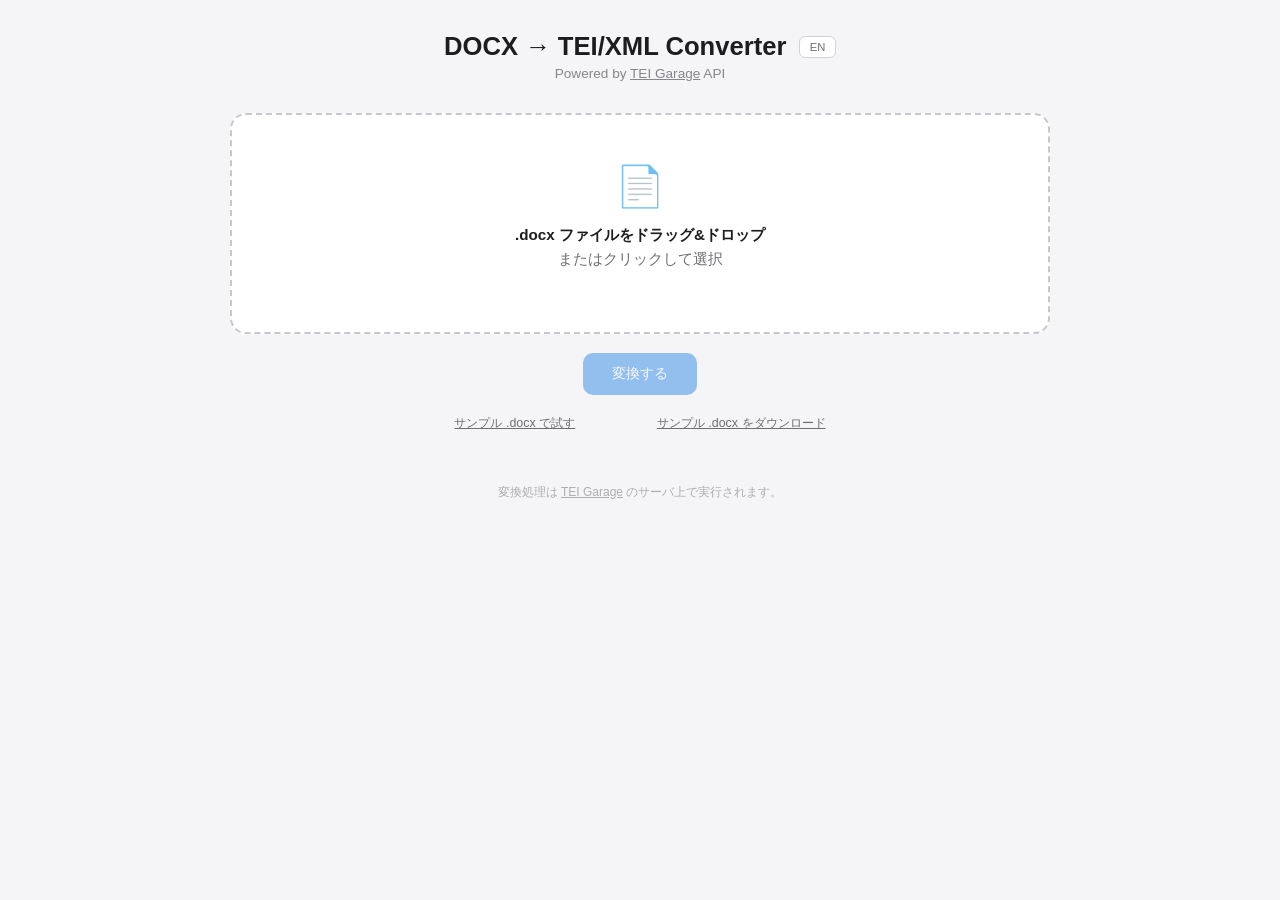
<file: index.html>
<!DOCTYPE html>
<html lang="ja">
<head>
<meta charset="UTF-8">
<meta name="viewport" content="width=device-width, initial-scale=1.0">
<title>DOCX → TEI/XML Converter</title>
<style>
  *, *::before, *::after { box-sizing: border-box; margin: 0; padding: 0; }

  body {
    font-family: -apple-system, BlinkMacSystemFont, "Segoe UI", Roboto, "Helvetica Neue", sans-serif;
    background: #f5f5f7;
    color: #1d1d1f;
    min-height: 100vh;
    display: flex;
    flex-direction: column;
    align-items: center;
    padding: 2rem 1rem;
  }

  /* ---- header ---- */
  .header {
    display: flex;
    align-items: center;
    gap: .8rem;
    margin-bottom: .3rem;
  }

  h1 { font-size: 1.6rem; font-weight: 600; }

  .lang-btn {
    font-size: .7rem;
    font-weight: 500;
    padding: .25rem .6rem;
    border: 1px solid #d2d2d7;
    border-radius: 6px;
    background: #fff;
    color: #6e6e73;
    cursor: pointer;
    transition: background .15s;
  }
  .lang-btn:hover { background: #e8e8ed; }
  .lang-btn:active { transform: scale(.97); }

  .subtitle {
    font-size: .85rem;
    color: #86868b;
    margin-bottom: 2rem;
  }
  .subtitle a { color: #86868b; }

  .container { width: 100%; max-width: 820px; }

  /* ---- drop zone ---- */
  .dropzone {
    border: 2px dashed #c7c7cc;
    border-radius: 16px;
    background: #fff;
    padding: 3rem 2rem;
    text-align: center;
    cursor: pointer;
    transition: border-color .2s, background .2s;
  }
  .dropzone.dragover { border-color: #0071e3; background: #f0f4ff; }
  .dropzone.has-file { border-color: #34c759; background: #f0faf3; }
  .dropzone-icon { font-size: 2.5rem; margin-bottom: .8rem; }
  .dropzone-text { font-size: .95rem; color: #6e6e73; line-height: 1.6; }
  .dropzone-text strong { color: #1d1d1f; }
  .file-name {
    margin-top: .8rem;
    font-size: .9rem;
    font-weight: 500;
    color: #1d1d1f;
    word-break: break-all;
  }
  .file-input { display: none; }


  /* ---- sample button ---- */
  .sample-link {
    display: block;
    text-align: center;
    margin-top: .6rem;
    font-size: .78rem;
    color: #6e6e73;
    cursor: pointer;
    text-decoration: underline;
    background: none;
    border: none;
  }
  .sample-link:hover { color: #0071e3; }
  .sample-link:active { transform: none; }

  /* ---- buttons ---- */
  .actions {
    display: flex;
    justify-content: center;
    gap: .8rem;
    margin-top: 1.2rem;
  }
  button {
    font-size: .9rem;
    font-weight: 500;
    border: none;
    border-radius: 10px;
    padding: .7rem 1.8rem;
    cursor: pointer;
    transition: opacity .15s, transform .1s;
  }
  button:active { transform: scale(.97); }
  button:disabled { opacity: .4; cursor: not-allowed; }
  .btn-primary { background: #0071e3; color: #fff; }
  .btn-secondary { background: #e8e8ed; color: #1d1d1f; }

  /* ---- progress ---- */
  .progress { display: none; margin-top: 1.2rem; text-align: center; }
  .progress.active { display: block; }
  .spinner {
    width: 28px; height: 28px;
    border: 3px solid #e8e8ed;
    border-top-color: #0071e3;
    border-radius: 50%;
    animation: spin .7s linear infinite;
    margin: 0 auto .6rem;
  }
  @keyframes spin { to { transform: rotate(360deg); } }
  .progress-text { font-size: .85rem; color: #6e6e73; }

  /* ---- error ---- */
  .error {
    display: none;
    margin-top: 1rem;
    padding: .8rem 1rem;
    background: #fff0f0;
    border: 1px solid #ff3b30;
    border-radius: 10px;
    color: #ff3b30;
    font-size: .85rem;
  }
  .error.active { display: block; }

  /* ---- result ---- */
  .result { display: none; margin-top: 1.5rem; }
  .result.active { display: block; }
  .result-header {
    display: flex;
    justify-content: space-between;
    align-items: center;
    margin-bottom: .6rem;
  }
  .result-header h2 { font-size: 1rem; font-weight: 600; }
  .result-actions { display: flex; gap: .5rem; }
  .result-actions button { font-size: .8rem; padding: .45rem 1rem; }

  .xml-preview {
    background: #1d1d1f;
    color: #e8e8ed;
    border-radius: 12px;
    padding: 1.2rem;
    overflow: auto;
    max-height: 520px;
    font-family: "SF Mono", "Fira Code", "Cascadia Code", Menlo, Consolas, monospace;
    font-size: .8rem;
    line-height: 1.55;
    white-space: pre;
    tab-size: 2;
  }
  .xml-preview .tag { color: #ff7ab2; }
  .xml-preview .attr-name { color: #6bdfff; }
  .xml-preview .attr-val { color: #ffa14f; }
  .xml-preview .comment { color: #7f8c8d; font-style: italic; }
  .xml-preview .decl { color: #b4d273; }

  /* ---- footer ---- */
  footer { margin-top: 2.5rem; font-size: .75rem; color: #aeaeb2; text-align: center; }
  footer a { color: #aeaeb2; }
</style>
</head>
<body>

<div class="header">
  <h1>DOCX → TEI/XML Converter</h1>
  <button class="lang-btn" id="langBtn">EN</button>
</div>
<p class="subtitle">Powered by <a href="https://teigarage.tei-c.org/" target="_blank" rel="noopener">TEI Garage</a> API</p>

<div class="container">

  <div class="dropzone" id="dropzone">
    <div class="dropzone-icon">📄</div>
    <div class="dropzone-text">
      <strong data-i18n="dropMain">.docx ファイルをドラッグ&ドロップ</strong><br>
      <span data-i18n="dropSub">またはクリックして選択</span>
    </div>
    <div class="file-name" id="fileName"></div>
    <input type="file" class="file-input" id="fileInput" accept=".docx,application/vnd.openxmlformats-officedocument.wordprocessingml.document">
  </div>

  <div class="actions">
    <button class="btn-primary" id="convertBtn" disabled data-i18n="convert">変換する</button>
    <button class="btn-secondary" id="clearBtn" style="display:none" data-i18n="clear">クリア</button>
  </div>
  <div style="display:flex;justify-content:center;gap:1.5rem">
    <button class="sample-link" id="sampleBtn" data-i18n="sample">サンプル .docx で試す</button>
    <button class="sample-link" id="sampleDlBtn" data-i18n="sampleDl">サンプル .docx をダウンロード</button>
  </div>

  <div class="progress" id="progress">
    <div class="spinner"></div>
    <div class="progress-text" id="progressText" data-i18n="sending">TEI Garage に送信中…</div>
  </div>

  <div class="error" id="error"></div>

  <div class="result" id="result">
    <div class="result-header">
      <h2 data-i18n="resultTitle">変換結果 (TEI/XML)</h2>
      <div class="result-actions">
        <button class="btn-secondary" id="copyBtn" data-i18n="copy">コピー</button>
        <button class="btn-primary" id="downloadBtn" data-i18n="download">ダウンロード</button>
      </div>
    </div>
    <div class="xml-preview" id="xmlPreview"></div>
  </div>

</div>

<footer data-i18n="footer">
  変換処理は <a href="https://teigarage.tei-c.org/" target="_blank" rel="noopener">TEI Garage</a> のサーバ上で実行されます。
</footer>

<script>
/* ======== i18n ======== */
const I18N = {
  ja: {
    dropMain:    '.docx ファイルをドラッグ&ドロップ',
    dropSub:     'またはクリックして選択',
    convert:     '変換する',
    sample:      'サンプル .docx で試す',
    sampleDl:    'サンプル .docx をダウンロード',
    clear:       'クリア',
    sending:     'TEI Garage に送信中…',
    resultTitle: '変換結果 (TEI/XML)',
    copy:        'コピー',
    copied:      'コピー済み',
    download:    'ダウンロード',
    footer:      '変換処理は <a href="https://teigarage.tei-c.org/" target="_blank" rel="noopener">TEI Garage</a> のサーバ上で実行されます。',
    errDocx:     '.docx ファイルを選択してください。',
    errServer:   'サーバエラー',
    errConvert:  '変換に失敗しました。',
    errCopy:     'クリップボードへのコピーに失敗しました。',
  },
  en: {
    dropMain:    'Drag & drop a .docx file',
    dropSub:     'or click to select',
    convert:     'Convert',
    sample:      'Try with sample .docx',
    sampleDl:    'Download sample .docx',
    clear:       'Clear',
    sending:     'Sending to TEI Garage…',
    resultTitle: 'Result (TEI/XML)',
    copy:        'Copy',
    copied:      'Copied',
    download:    'Download',
    footer:      'Conversion is processed on the <a href="https://teigarage.tei-c.org/" target="_blank" rel="noopener">TEI Garage</a> server.',
    errDocx:     'Please select a .docx file.',
    errServer:   'Server error',
    errConvert:  'Conversion failed.',
    errCopy:     'Failed to copy to clipboard.',
  }
};

let lang = 'ja';

function t(key) { return I18N[lang][key] || key; }

function applyLang() {
  document.documentElement.lang = lang;
  document.getElementById('langBtn').textContent = lang === 'ja' ? 'EN' : 'JA';
  document.querySelectorAll('[data-i18n]').forEach(el => {
    const key = el.dataset.i18n;
    if (I18N[lang][key] != null) {
      if (el.querySelector('a') || I18N[lang][key].includes('<a ')) {
        el.innerHTML = I18N[lang][key];
      } else {
        el.textContent = I18N[lang][key];
      }
    }
  });
}

document.getElementById('langBtn').addEventListener('click', () => {
  lang = lang === 'ja' ? 'en' : 'ja';
  applyLang();
});

/* ======== DOM refs ======== */
const API = 'https://teigarage.tei-c.org/ege-webservice/Conversions/'
  + 'docx%3Aapplication%3Avnd.openxmlformats-officedocument.wordprocessingml.document'
  + '/TEI%3Atext%3Axml/';

const dropzone     = document.getElementById('dropzone');
const fileInput    = document.getElementById('fileInput');
const fileName     = document.getElementById('fileName');
const convertBtn   = document.getElementById('convertBtn');
const clearBtn     = document.getElementById('clearBtn');
const progress     = document.getElementById('progress');
const progressText = document.getElementById('progressText');
const errorDiv     = document.getElementById('error');
const result       = document.getElementById('result');
const xmlPreview   = document.getElementById('xmlPreview');
const copyBtn      = document.getElementById('copyBtn');
const downloadBtn  = document.getElementById('downloadBtn');
let selectedFile = null;
let resultXml = '';

const SAMPLE_B64 = 'UEsDBBQAAAAIALY6YVytUqWRlQEAAMoGAAATAAAAW0NvbnRlbnRfVHlwZXNdLnhtbLWVTU/bQBCG7/0Vli8+IHtDDxWq4nAocCyRGkSvm/U4Wdgv7UwC+ffMOolV0VCHBi6RnJn3fR7bsj2+fLYmW0NE7V1dnFejIgOnfKPdoi7uZjflRZEhSddI4x3UxQawuJx8Gc82ATDjsMM6XxKF70KgWoKVWPkAjietj1YSH8aFCFI9ygWIr6PRN6G8I3BUUurIJ+MraOXKUHb9zH93IvlDgEWe/dguJlada5sKuoE4mIlg8FVGhmC0ksRzsXbNK7NyZ1VxstvBpQ54xgtvENLkbcAud8tXM+oGsqmM9FNa3hJqheTtb2uEJrDT6AOeV/9uO6Dr21YraLxaWY5UfWnqg0gaevdDDpzrwIIpJ7MhXZQGmjK8j618hPfD9/cppY8kPvnYiF731NNNbcxVgMgPhjVVP7FSu0GPlskzOTf/cepDIn31oIRb2TlETn28RF89KIFAxHv48Q775mEF2hj4DIGu90j8vabldduComNMLJYpW/2VHaQRv5Fh+3v6C6erGUQ+wfzXp93lP8r3IqL7FE1eAFBLAwQUAAAACAC2OmFceSZLQPgAAADeAgAACwAAAF9yZWxzLy5yZWxzrZLNSgMxEIDvPkXIJadutlVEpNleROhNpD7AmMzupm5+SKbavr1RRF1YFsEe5+/jY2bWm6Mb2CumbINXYlnVgqHXwVjfKfG0u1/cCJYJvIEheFTihFlsmov1Iw5AZSb3NmZWID4r3hPFWymz7tFBrkJEXyptSA6ohKmTEfQLdChXdX0t028Gb0ZMtjWKp6255Gx3ivg/tnRIYIBA6pBwEVOZTmQxFzikDklxE/RDSefPjqqQuZwWuvq7UGhbq/Eu6INDT1NeeCT0Bs28EsQ4Z7Q8p9G440fmLSQjzVd6zmZ13oNRf3DPHuwwsZfvWrWP2H0IydFbNu9QSwMEFAAAAAgAtjphXIiGC1NpAQAA0QIAABEAAABkb2NQcm9wcy9jb3JlLnhtbJ2Sy07DMBBF93xF1E1WifMQCEVJKgHqikpIFIHYufY0NU1sy542zd/jpG1aoCt2Ht87x/NwPt03tbcDY4WShR+Hke+BZIoLWRX+22IW3PueRSo5rZWEwu/A+tPyJmc6Y8rAi1EaDAqwngNJmzFdTNaIOiPEsjU01IbOIZ24Uqah6EJTEU3ZhlZAkii6Iw0g5RQp6YGBHomTI5KzEam3ph4AnBGooQGJlsRhTM5eBNPYqwmDcuFsBHYarlpP4ujeWzEa27YN23Swuvpj8jF/fh1aDYTsR8VgUuacZSiwBjIc7Xb5BQwPATNAUZlSd7hWMuCK7XNycd/PdgNdqwy3hwwOlhmh0e2orECCoQjcW3beb8SlscfU1OLcLXMlgD90ZLgzsBP9tss4J5dhfpzdoQ7Hdz1nhwmdlPf08Wkxm5RJFKdBnARJukjSLL7Nouizf/9H/hnYHCv4N/EEGOpnDl4p03dD/vzC8htQSwMEFAAAAAgAtjphXPTb2xfrAQAAbAQAABAAAABkb2NQcm9wcy9hcHAueG1snVTLbtswELz7KwRddIppB0FRGJKC1kHRQ90asJKct9TKIkqRBLkx4n59+YgVOYYv9Yk7szv7tMr710FmB7ROaFUVy/miyFBx3Qq1r4rH5tvN5yJzBKoFqRVWxRFdcV/Pyq3VBi0JdJlXUK7KeyKzYszxHgdwc08rz3TaDkDetHumu05wfND8ZUBF7Hax+MTwlVC12N6YUTBPiqsD/a9oq3mozz01R+P16lmWlQ0ORgJh/TMEy3mraSjZiEYXTSAbMWC98MxoBGoLe3T1smTpEaBnbVsXPNMjQOseLHDy0wz4xArkF2Ok4EB+0PVGcKud7ijbABeKtOuzIFOyqVeI8o3tkL9YQcegOTUD/UMojMnSI5VqYW/B9BGfWIHccZC49rOpO5AOS/YOBPo7Qtj8FkQq2kMHWh2Qk7aZE3+xym/z7Dc4DJOt8gNYAYry5PvmnbATlEBpHNm6ESR9ztE+RbHLsKtK4i6sIT2uxicklh37Yh8bK2Mp7lfn50PXWl1OW40VnzUaEXYl4YV+uQHlbycFlGs9GFBHdlriH/doGv0QLvFtMefg+XU9C+p3Bjh+uLMJHpftCWz9yYzLHoG4bN+XlT7NV98kO4ecF1V7bE+Rl8TbST+lT0e9vJsv/C8e8Amb+fMb/9X17B9QSwMEFAAAAAgAtjphXJczXqcdCwAA8iYAABEAAAB3b3JkL2RvY3VtZW50LnhtbN1a3XMTRxJ/v79iSg+BVIElG8fHObFTgUDiOkhRgbvkHle7I2nDft3sSMb3ZGkh2NiJEyAOibmzIQ4WENvhIBdwDP5fbryS/MS/cN0zu/owlm1hw1WlCrRfM909Pd2/6Q+/8+4F2yIFynzTdQYOdHelDhDq6K5hOtmBA385d/Lw0QPE55pjaJbr0IEDI9Q/8O7gH94Z7jdcPW9ThxOg4Pj9w54+kMhx7vUnk76eo7bmd9mmzlzfzfAu3bWTbiZj6jQ57DIj2ZPqTsk7j7k69X1gd1xzCpqfiMjZ7u6o2Zoe3/akUkfh2XTqNF6UyPWoAx8zLrM1Do8sCzPY+bx3GGh6GjfTpmXyEaTVVydTGEjkmdMf0ThclwPn9IMA/QXbige7241VgkaXeAbbjZBqyvuRyqV4SUYtENh1/JzpNfT2stTgYy4msu2CmxY77HX37m3T32faMFwaBHcjvqEm2ZaSfHuK3ald7AiSqM/YjQitPGNJmo1v+OVU06zc7N50+wFz816Dmrk3akPO+TotAIJOaEV71Lw0f2/CnM1pHjiQrfcPZR2XaWkLJAKNE7TIxCCgU9o1RvDqyZ8zTF7O8hGLkuH+gmYNJM6Z3KKJ5OA7yfoA+cMHz50YSn56+hQ5EQEh+SBvGpQkSfRBlMoieChKD0WwKoLLovSDfPw5vPTjxvQo0uOSKlO0txfjQ6ohj+4tJenuIp/kNE5MH3m/[base64]/uZSvm7yso0jMGvo6Vw5mFl5vHGfBkoh198Xx2/G91fXqmOj1Xnn+H94p3arWvVuevVu/+BieFKIIpT4djd6nUwom9EaVIU74jiRVF8pmjup/X2dJFjmg8qj08acpazvM7zDJ0pnF2p3PypsjCxMTq3kyUPvoeGT+ohhw6nnumDfbgZwnOMUoLQSzyNcb9/[base64]/V43hiUF9npqfeIhYyWjAx4Cc52BSXjcSwusOx8KLsjP49bzJqdHQMOIRCwjHS4tG7BOPOdAegex9cHBy9dm+yElwK5x4gBrc5vQEFavd+qtz4EsZUrj+plUvhgx8ri49EcTL86j5CQBMQ4G/xicTOpSY4WehYg+HapY25sXbiLwEoVR/N1RF/fx2gh/yZjpATFsUd8MH8FQoqnluy4mkrukTyp63WmAojsQ+YaSSS0edP4BMf8cAEtDx3E/AE8XVKff5Mj+fpFKOC+qRTrnsePmVM5vPjrpW3nYFEdyJ+87E7HD1aWuN7Kn4hP8snx/3wGJh7/emv6klOlWxTve+lIt00LwkXgLdZuAJ5JXPP0aOR2J28TrYQ5IqDrn4jfnpDRcYFLfHi/GjgjpFJtJGwj213MNng/mpkeL8BNSiH9Kf/hxwfR8CEccaLHtYiRLK+L/uzO3zwDYu/XUemN7L87VeqAVB6HBY1RQ0RIu0YO+ynHH+jCCIY6RYvvm59Z0yLovG9BnUfazlyjRaLV2dNrXyjtvbz71jbmJy9Bk1jJIWsiMl9amVkMNxIoCAmXH967XesZYyGX4OWTzeH2hqjWj3e3pi7Ec5uVWb4vWgY0hrftAE6XgdKR3UM04akCkLwDGUQocvFV6//FgZT4VSpemnhFUvxkSuVfVH+2/lUVPFLnUjnNYAjXUTWSk7KvERWdlq9GIJcAM1wdWqHDECly37e81xI8klBY6ab94kFuYSl6gDIJlNns6sygLS6b2RUPy1/74ngJxF8JwII+JdawEbKCAlFuPwsXLspit/urXCC6fBHeTutot4X1BYXSsBeDFMla2goqlpS/f5iOLkSjn3+fHWsen8OMvLq8ujmytOeRTijMU0ecr7MGS3ToSQN6HBeCrL0S+2rp6JYxkzp1uT+cj5heznNNxXfnJnNWfA/Mp1w9dfavTUsgQZTojQvgrvydytL3oMEH7mcKvaa47hctVlw2Q/LG5fHkHvptgi+RAPBwOpXESxAErmTxW2dEINnEHpBsz2LHuqkMJt2LUMa/VZztqnByrIARMaaTxACcyZgEaZFSC+BOKhqBNtIsjmHRViDSKhTWTYLoMhIEXYqB/DB9WcTgF+i+DNk6x0oLZy/Fy5+u6WUWKJtoxGCCfi2fDarpDJ9c3Ns0p5P08Ilp5YCxfjeSpDbgnNvF3nPKGgOhxNJYihCbNRjWMIicenJS/jVNlW+IUzzXY8yTfVZValRVvp1zSFpSvychmmbhs0gn3jM/YzqsjZRnXm8vnJ1ozhRvV6ujC7ImSL4VgSLsoQOWlsGGNiYvoYabC2zh5ceVG6Oh1PLteDp/q7nlOtkaSFeyKenTx1Oa9iTUMcQuJqfB3snFgw7DCu3SWT+WpQubHzza+Xm7PraP8PFG/GigErcC7gvSiD/FTUKUB/OJzUWFgU3tfI2FcqXWc6JCyifbxaoAxcpDTP1HFEtctgij8v1+PUyPiKFT20wIVPHXVLNi/DKjJysjis8JS5OhV+DSV+FzGhj8t+quVF7cCVcnpRn7r8kjC5LVA1gV/d3Wcdd28478S5ZGoP4q7UNpddHQHCCjjcrgh9FMCEN6Qc5LZxfqN2ZqpRvgcCqG4Mb8sLY/XTPt7rIcdfRrbyvrEViABw9xfZMtgNcdG7Afw5JlUEJhL7cbe2/xZ02GUnVq8eQHOCUXB522eQm9bvIsRHMFwqUyUO5A/g9HTd5yScuMD3YZbj6hY6aiHHBGFuDIH/UkT1U7+pRpqBEuR5KbrIIYQBYGpZrHCJqAlYs1YkXc1HKwDWj3xL0253PIxVMrq+sQNoULt6Rlecrovg1NvGaunytyNS2EL2+MhEuza4/voLRcWvT77VqO6oila7GnW+If+fHK1MzcXvymmxGL2xubYLU0vXDyWmITivzN6uPbiv8BZSDN824hwC9NCtbnrDEL3Z/0KG4aH+wcAo7BpL31lOfZkfaWjtbrxgDPxXn9W9p11iTAB/C2JT4MmZrNCWlC1EbIkXOFMB7eea5PnoMOu81eYwvy2rcbbnVUleYcDRiSNmXXRKlX3AAHm/3672FbdTiwyF5hoEmmG8aHw8kUqmTx/v+dORkIn51huHLVF+q78jx+OVZmCTfHunt6+6TfzXhZc/+Q6WR3T09vbJsnoP7t472RkVuL3taQz7c9eB9rxrCMDyHx6Mp+Zh2OXftxmeLZpq+5mRVdCDxxx75mHFB443HbJ7Lx4id7kJuNxxvE46Rr0HlWFJH2pCVnDG5DlIe6Ys3X2lD3qo/A0k2/lpt8H9QSwMEFAAAAAgAtjphXG6AGxIyAQAAywQAABwAAAB3b3JkL19yZWxzL2RvY3VtZW50LnhtbC5yZWxzrZRBT4MwGIbv/grChZMUpm6LGeyiJrsqRq+lfIVG2pL2Q+XfW91kLEPigeP3Nn2fJ23TzfZT1t47GCu0SoI4jAIPFNOFUGUSPGcPl+vAs0hVQWutIAk6sME2vdg8Qk3R7bGVaKznSpRN/AqxuSXEsgoktaFuQLkVro2k6EZTkoayN1oCWUTRkphhh5+edHq7IvHNrrjyvaxr4D/dmnPB4E6zVoLCEQSx2NVgXSM1JWDi7+fQ9fhkHH/9B14KZrTVHEOm5YH8TVyNEl8EVvecA8Mz+GBpyuNm1mMARHe/Q5dDMqWwnFPhA/KnM4tBOCWymlOEa4UZzWs4avTRlMR6Tgl0ewcCP+M+jKcc4jkdWGtRy1dH6z3C8JgSgSAnbRZz2qhW5mDcSzja9NGvBDn5g9IvUEsDBBQAAAAIALY6YVwH1K+Zcy8AABJVBQAPAAAAd29yZC9zdHlsZXMueG1s7V1dk+JGsn2/v6KjX/zkbZCEAMfObgCSdhxhe72ese8zTTPT7NDQF2iP7V9/JSFAH1VSVVZKqpKyO8KeFlAp5Vedk1Rl/f2ff7xs735fH46b/e7dN8O/Db65W+9W+6fN7vO7b379GHw7+ebueFrunpbb/W797ps/18dv/vmP//n71++Opz+36+Nd+Pnd8buX1bv759Pp9buHh+Pqef2yPP5t/7rehS9+2h9elqfwz8Pnh5fl4cvb67er/cvr8rR53Gw3pz8frMHAvU+GOYiMsv/0abNae/vV28t6d4o//3BYb8MR97vj8+b1eBntq8hoX/eHp9fDfrU+HsNnftmex3tZbnbXYYZOYaCXzeqwP+4/nf4WPkxyR/FQ4ceHg/hfL9v7u5fVd99/3u0Py8ft+t19OND9P0LNPe1X3vrT8m17OkZ/Hn4+JH8mf8X/C/a70/Hu63fL42qz+RhKDQd42YRjvZ/tjpv78JX18niaHTfL9It+ci16/Tl6I/OTq+MpdXm+edrcP0RCj3+FL/6+3L67t6zLlcUxf2273H2+XFvvvv31Q/pmUpcew3Hf3S8P336YRR98SJ7tIf/Er/m/YsGvy9UmlrP8dFqHfhGaJRp0uwm98N4au5c/fnmLVLt8O+0TIa+JkPSwDwWlh+4SOs+Hsw+Hr64//bBffVk/fTiFL7y7j2WFF3/9/ufDZn8I/fTd/XSaXPywftm83zw9rXfv7oeXN+6eN0/r/31e7349rp9u1/8TxL6WjLjav+1O59uPb+L45P+xWr9Gnhu+ultGNvkp+sA2evcxJSf++NvmdjfnCzmp8cX/u4gcJvZiSXleL6MYvxtWCpriCLKY40oNYasP4agPMVIfwlUfYqw+xER9iCl8iNN+dXa+9MftacUnCl5U+YmC01R+ouAjlZ8ouETlJwoeUPmJgsErP1Gwb+UnCuYs/cRqGf9d+MxI2Ac+bk7bdWUCGiqmuiTt3/28PCw/H5avz3fR3FqQUjLCh7fHk9itDtVu9cPpsN99rhRjWWpi/JfX5+Vxc6wWpKj6jxHwufvXYfNUKWrEmWf4g/+8Xa7Wz/vt0/pw93H9x0n28z/t7z6cUUa1XdXU8MPm8/Pp7sNznDQrhbkcpVeN/8PmeKoenPMoVYML2dDl+CV/8B/XT5u3l4tqBNCIayuKsKpFOEARkQFEHmGkMr7A/bvA8SMbi9z/WGV8gfufqIxvV48vnWm8kLeKhddYOnYX++3+8OltK5wextIRfBUh9gjSQXwdXyhJjKUjOJM+72arVcjcRPxUIY9KSFFIqBJSlDOrhCzlFCshSy3XSgiSTrq/rH/fHC/4Vsq8xxTWrLwxm6MBUWzxn7f9qRqYWoos/vvdab07ru/[base64]/kBf1l/Wh/Wu5XASgpFgZcnlJCouLZ4vt9/uRNb2G1zHERY1OZxu9nHy2z+LIw9LluW/O/F3fv1dbldbsV7QfzD18x2oWjYePNb+MbTn6/heK/p1T5P5+XmyaLh+I3fP1239UQfjm7iLtlAlVyO7zWRGv/7cAxDLXnPYBAs3KkdJPcSD1lxE1ex0WOuDwWxz+fLsajHZaj3f+9Yd7Td7L5crp9HWjwvk4/dtHZ5xzTZLZC1KONxfHc4mQfnNyf7vU7Lx2Py/8v7ojQT3mP45+v++O7ecSdJ7ki95xDho+tbprY7SJR0Ga+wjyx2r2QXmXP9g7uLjKPsVaiG5Sq5vdXb8bR/iZ0jb/WU0vImOL90d1Nozg7JtoXrSrJ40wLHKlUW4alf1puC/f7E8KZP58sy3nQeibxJyptSSsub4PySqjcFKUPW701JCh4ys9N5O0CVS+3Wf5xEElckptTZxDPw1cm+rNevP4XyHy5//BCa/viQ9ZPH9af9IdSAM4m94+o28dv2b6fIXX74fXsVlHaYis3Ay/+WbAaOXuRuBs588rYZOLp82wz8eP7v4vxEqwgDXu7SdkfBNHbN+KMxPgz9PQaGt8sRBI5m6URrqc3Fk8uV1ObiSfLkh/JQKfUki+tJFqYnWQKexMha9TlXsje6yrmGRjiXE0yGc4/nXHlXchmu5CK4ks11JRvTlWxDXcnqhispOonDdRIH00kcASe5ES1tfcbW1Wc25/+24UEjrgeNMD1o1A0PcvTxoIyXWI4dnL9BEMBD4wDBb1yu37iYfuN2w29G+vhNSa5p3ovGXC8aY3rRuBte5BrhRc4g+s170SnUxc2HPm6iLkRzDBeacF1ogulCk2640FgfF1LgXAMG5xog+NKU60tTTF+adsOXJvr4EmI6wnK0TEmV85UMsyaad0FO9yCO+wzF3Id/36eoY07JPccddUq/S7qL31JVw6128NPjNimmP26/30X+/TWpd5/v9OmP5f3ljYv1dvvj8vzu/Sv/rdv1p9P51eFgwnj9cX867V/4n48L9PwBHrI383B9CL6+d28vj+tD8kUg96u7uHFGUd3nhhqKmpZNlj/tL12LGDd0eancPaVylwbfoF2r9/knfn/5ogDja7T4q4jyaYGvLH2qGbpU6iUNbJUa2EIysNU1AzdWLZc0p11qThvJnHbvzAmF2OcVOXl7nK9iYOt4pDJgPRwA5p7X+dMhgwvit0aNmpPlRX9FOPjuPElF37LGaj8rTUSVl/[base64]/7EPP909/xi2M888bvXBublz1qGmXvQyHsrxyNht6E6+8JDC0MgvX1CM78wRcpaiG9lXtFTriKQRq5uI6tdsjVa9UYz1B+ZI0bFNfkXGyqrHO+k/2CUv0huUM/BJBTd5QXGp2e6rqxWasRyhfVVZj4F/nutsMMWTUHIbINYfsc5doE8tH+HWHCh9BVhB/CmXOnID5UsVb0tOmfV7Z8LzcfY6OlrpP1tbjTqPRMxZza9I2vcZnty03mA5KIUMjz17MJPGzVyeR+p59OJg09PDzt+12zfb7u+S1ZtVwpYLhP76/vjXHBevSAycMzi82Hg1sVVjNqIITFYkqmg4OtirsulXxU/[base64]/dcXXC1E/j7fD5kyq44Ly7UpCRK8ADWsBXgl3z7pC3n/iV1FqfTcflaLuad9qU53swDsfx5JX2vlqVfoR+ZosHqksRi2pjdOJAku+kxjEP+zloqhud3sypvZUvS1lAr7SjFBUZg9iXleX9TwO0noehxucSeRk11Lq+ZXb4/m/jWwulLTiqNSKIyQrjrpgxfq3Zknazi21nYtkO7cLtmt6k52kJcellhwjWXLccUvib3STNOOk1IwTJDNOumDGdjabSdpzWmrPKZI9p12wp4YbvtgEaZGcUZ+36uXseihJYiwsGjHtp7pz8FbWEdxxc3WMLAyFR+CQsQdkCNkDclu2dz7lPm+T5LJchDHYlQWgpGllQR/r2kU0/2DXF5QfTWoNPYNEQsMoaSPKLjdkz4bFKDukxZVVH+y69hQ4qHsK2Bt7rQmjPju147668T7H81/[base64]/vC0Ppy/i447Y1SgzUEKbd62mSZ9M0CfFcW57E9fOm6APrzZhZZYv1f7+G+wjz8U1G9ym5JiIMUnAyWnjDCWoqROQYKGk1uJn3HC6XBZ0yX49eblYmb76sN1nHR0xkzll/3X+XL39GHz11U/w2t8xu8Ih+e/AyPCJxxnrfgWV3zju8SgJgbGzVQ/H64f+rQ5HE+hce+Zrngh3dleWgC/ZJWGkhs7u8AqubKq1RPSU8Bus63NPXIp/yoql8tz13/LXX/I6OPhoqWHtCE5Zt0uyards2ocrOFd3VfYQNRDkIZ6DNP+8Lf14bxyscL8TGPh6zW07/N1wl1t18tDHt6Ef37abGOiF/1erR7EF7OzZHTtXHu5HiAkbrVYPe/3h796rx4oNPt2lpRzSiHa5VA19oEnmmM1QI8xM9GawNdmkNQtUgYkxKbd3C7gDWizu4AsQm1kWUJuxkATz/YC389Bk/yc2WfshqogRfTG2gLHQG/snXCao7epY7u2w/uuqEPoTeBLMUgCrxyW0JuOc7yAN6DN8QKyCL2RZQm9GQNO/CCEJ7fZMQ1Oslf7it5QFaSI3lg79Rnojb1hX3P0Nnanlr1gJyC7S+htOp/[base64]/AGtDleQBahN7IsoTdjwEng+Y6X31CZnzP7jN5QFSSN3jgHP0b64B7/KALTKk+4xu+rozuqktrZr28zkNIGP9RgpHHglyMpQfyT1/TjcvXl82H/FmZKBi3JpEvhxJWzaXqrvGwKNwNUPe3fHm+u7lKYQ8K8x+CMZgwtXEkKL5LNmrYZCMJW9EyJz1lUbphCmFa174HeTVNAPk+tWLqIbXNWzbYS6DO6pYAXCnhCuTSH6OFS9aJdsh2S7VRQL6/XTBr1whvNMFHvYj5wXaevqFeyX4TezWZAXk8tbLqIenNWzbZg6DPqpYAXCnhCvTSH6OFS9aJesh2S7VRQL69HTxr1whv0EOpV7bOhd5MekNdT658uot6cVbOtK/qMeinghQKeUC/[base64]/HTZPHLQbvwQFuZcVzgRyqUGJyJi5nn+oo/6GOioBcTlAeQj2u9MxGuS42mw+Rip9d/+y/O/+8H4WmicaZR1ijNlxs0y/6CfXotefozcyP7k6nlKX55unTaJIRRRrZkQPdQ5pXhvPtrtSNUOrjIwC6rvXlyBgMUZtXBZIU7W5/+5PPBqFnCrHpZ6SbdtMor66GES/13HTnXDT15rpcE4eYQJ109bPLPKzbvoZaq2uot9q9Bb1fqtUvKN+a5BRQUU84XElY5T6w1IJw+To5hbzdAlvtVpGna03qaRHzYYpHLLzg67FMSruUfA1GQzUUlsr20kUYTzbC3z/OnL2aID0VU3LfeQbrVI9jX2uvtIf+ZwmPldHEZDXfj5dBIS3n6ciYMHm1H5WYFRQEVB4XMkopXb5VPQwObq5RUBdwlut6lFnJ3IqAtLZCxQO2flB1yIaFQEp+JoMBjphRCvbSRRk/[base64]/JSLPg07YISLaTtJ1EQcYLvIk/uY6cPUc7fVXTIiD5RqtUT2Ofq68ISD6nic/VUQTkndWcLgLCz2qmImBxCzid1Vg9KqwnoOi4spv26WxpKnoYHN38noCahLdiE7Qaj+2lIqBqT0AN44HCgYqAGt5/[base64]/bR5e/nwvHwK77B4NPD55bvkdYVzgS97r6n8dyv5DqLfvLWzR4OfU8A8ANfWpWWASu3SUiCVd2khsPWDkmKo4idX4UjznUTpFwMF8U9e9Y/L1ZfPh/1bCKPu610oQfHYaDzyihvJdTC+GsQ/OXx1vi9ZINVM0a+hRXjk3vq6t3LtDbEMBh2qqgoiHMCLQfTLDOD0tWYoeUNJq4lnFqaEdXgynJQkyxOqycllkQKxFESWMp7PBgvuYZVYEwdECmTqgMgBTB4QMSC2Ii+I+EpX+ApFZjuRWRcEyB0LnD0wus/MhRzdAEcnBtP42e+6cRjNTrzXksUUD17nsRj48evEYgrZcBGM52NOo10LbQqBSAGddAaQAzn6DCAGdoS7tCBiMV1hMRSZ7URmfYXMzLmG2RMv+8xiyNENcHRiMfoemNxQAtPsyF4tWUzx5Fgei4GfH0ssppAN5/ZiMeF0CrTRphCIFMgUApEDmEIgYkAsRl4QsZiusBiKzHYisy4QkDuYKXtkV59ZDDm6AY5OLEbfEx+bYjF6nTmoJYspHn3HYzHwA/[base64]/EMj7xTeNMhh6vxDhrUS1xTuKc3QYZxDn1070y56z+YlO9XTlxTuKcxDm7lpIkJmsDW0YT58QyPnFO40yGHq/EOWtRLXFO4pzdBhnEOfXTvTLnrGwub6k3lyfOSZyTOGfXUpLEZG1gg2/inFjGJ85pnMnQ45U4Zy2qJc5JnLPbIIM4p366V+aclUcBWOpHARDnJM5JnLNrKUlisjawHTtxTizjE+c0zmTo8UqcsxbVEuckztltkEGcUz/dK3POyoMbLPWDG4hzEuckztm1lCSzicm85vnEObGMT5zTOJOhxytxzlpUS5yTOGe3QQZxTv10r8w5K4/ZsNSP2SDOSZyTOGfXUpIM7TDvqAPinGjGJ85pnMmw45U4Zy2qJc5JnLPbIIM4p366l+ecP2yO/Ga10YsKDWpHzZBLlkPlOpAnDpVuQZ52Jc2YKc+jKh4KdghWtaY6yGIT4x+C/e50jPzuuNpsPkbP/+7+Zfnf/eH9LIzCSOI6hEiz42aZftFPrkWvP0dvZH5ydTylLs83TxtlNFuTfYE5Pc32qtHjMHCmY491HxZOctctasw5kK33Okc7bW4xiH5zMPR8h+lrtZ0118aNAjFHVaP8M/ZQ75JPIAQXhOQ67SYPlWq1CwvuymEJiBgORIQs3G0o0mbs9BmOGKh3NEji2V7g+8yqpm6gBPVW1WAJt5dyFpbAGykTLMGFJblmjJlYtOAhXjkswRLDYYmQhbsNS9qMnT7DEgP1jgZL/CCc7dmbSrNX24clqLeqBku47TazsATea5NgCS4syfXrysSiDQ/xymEJlhgOS4Qs3G1Y0mbs9BmWGKh3PFji+r43Ys71tm6wBPNW1WAJtyNbFpbA27ERLMGFJbmWLplYdOAhXjkswRLDYYmQhbsNS9qMnT7DEgP1jvclTuBN/Pzy5ss96gVLUG9VDZZwm/ZkYQm8Yw/BEuS1Jdld/5lYHMFDvHJYgiWGwxIhC3cblrQZO32GJQbqHQ+WWP4syC7NuN2jZrAE81bVYAm3r0MWlsCbOhAswYUluY2hmVh04SFeOSzBEsNhiZCFuw1L2oydPsMSA/WOBksCz3e8/OaWyz3qBUtQbxUGS8qXusJXuLqNopAWppM+QJ/KjXzp/fL67g3M7cGnndFV6Oz410VXVhKtx78Wx+w1JTgl3WfBclBMb3yLpTTuwwYNUtHOsZoe/Wvq7WxVj7+zNYdkOVP1ngbQimqvZXrqqLsb3r6q7X34ktWErqkn1e1JhRthO/[base64]/e11VEMBHr63VvRIJoma37joVOdNE0y7ommaUTTBGxnquYbp2nSU1VHXd5wmtZ+H0/NaVr9CiKaBqJp5b1ULfVeqkTTOkDTBJohAhb8t9RhEbbTo9e9Zg2iabLmNx461bo3TS7uiaZpRNMEbGeq5pvfmyY7VXXU5U2naa33NdadptWuIKJpIJpW3lvaUu8tTTStAzRNoDms/NzXVsdZEOjpd+9tg2iarPmNh0510jTJuCeaphFNE7CdqZpvnKZJT1UddXnDaVr7fd41p2n1K4homjBN+9dh88Tt8Bi9qNDYcdwMKzOJ4ziD6JdN3C4Xz24/D8DlPmkZoC+qpKVAqsDSQnI5rF4xv9UrxlC2J5tnVfr+CpPLx/NTg47KERgKzoqGmN5iztlCGEBQ2MMmg+hX0MPGLR68g3ijQChQ1fT5DAnUmz4TNigE/Hg+Gyy4LSSx0AFECgQfQOQAEAJEDAgjwAVJogR5QT3BCWqtJzuMFGAeQ1iB6WWz8TzwxL2sTbSAeqtqeIHbfTSLF+DdRwkvFHuZBeP5mLNJ3mKGPahjGkAKqNsnQA6kmR5ADAgvwAVJ4gV5QT3BC2o90DqMF2AeQ3iBszdoNp65wl7WJl5AvVU1vMBtg5fFC/A2eIQXCmE/txeLCWe3ps0MewhegEiB4AWIHABegIgB4QW4IEm8IC+oL3hBqRlPh/ECzGMIL7C/7fI8b7YQ9rI28QLqrarhBW4/pixegPdjIrxQbMIXTGZzDk1wmGEPavUHkAJqUwuQA+kCCRADwgtwQZJ4QV5QT/CCWleIDuMFmMcQXmB62TyYDzmrJVle1iZeQL1VNbzAbQySxQvwxiCEF4pfQ04WA89hh/2IGfag9QsAKaD1CwA5kPULADGw9QtgQbLrF6QF9QUvKG1P7jBegHkM4QX2ooCRN/LZ33qxvKzV9QuYt6qGF7g71LN4Ab5DnfBCcb/bdD4Yc8LeZYY9aFcdQApoRzhADmTDJUAMCC/ABUniBXlBPcELavvkOowXYB5DeIHtZfPFbMaehFle1iZeQL1VGF4oX+cIX944aQYeUAObOgFNxUNB0EvlkBCoUjkoAJdUjgkCIYKjSiKOaufrA7xofNulUgqAzRi+G/0KPuNwKj21VWAgvCcWREwWRmbqcYOdVmyo3qvHeCOwgPFV4/cXa+SukF0KKT3+EU3ptrSZOrMhO6PeUmTi1oJMgKOCHaNufbffcAdI54S2u1vq292J33WA3znBZDjn7rMFMjyBQUHteaqHhfTjqR4V1oBHdFzZjjtV4/aE67Wwdb4NtucFVsBekEd8j/ge8T1tjEB8D8Uu3twfcVYU6cb42m+roc75VFEKeFywg9SvddOZX8UXeuqNS4j5dYD5LQajgcOJUAvK/AQGBTVSqR4W0jelelRYmxTRcWW7olSN2xPm10ITlBaYXzDxPd8TfkpifgaAW2J+XTQCMT8cu1je3JuLp/UWmV/7DZLUmZ8qSgGPCy8N1K5105lfeQsqS70FFTG/DjC/6Xw+H3H2sttQ5icwKKjFRfWwkI4W1aPCGliIjivbr6Jq3L4wv+bbWbXB/EYh92NXOFlPSczPBHBLzK+DRiDmh2KXqIeAxy51MdN6i8yv/VZ36sxPFaWAx4UvAq5d66Yzv/JmgpZ6M0Fifh1gfpOB66R2m2Yi1IEyP4FBIcxPYFgA8xMYFcT8hMeVZH6V4/aE+bXQmLAN5mf5QcCucLKekpifAeCWmF8XjUDMD4f5jbzAZwN7Zlpvkfm137RUnfmpohTwuGAHqV/rpjO/8rawlnpbWGJ+HWB+zny2WLjsCB1BmZ/AoKB9ftXDQvb5VY8K2+cnOq7sPr+qcfvC/JpvMdvOPj83mAo/JTE/A8AtMb8uGoGYH4pdvJnvB7Z4Wm9zn1/r7acR9vkpohTwuPB9frVr3XTmV97g21Jv8E3MrwPMLxhPXYcToS6U+QkMCmo4Xj0spL949aiwduKi48p2D68atyfMr4Vm4W185+cHDqcEznpKYn4GgFtifl00AjE/HLt4/tRjl7qYab1F5tf+QQLqzE8VpYDHhTtI7Vo3lfmV7++Db+ubNkP0jKJNWeMm7p2zLog6iQ0Mok9iQ0MolNjIsAQlM7ZskhIZuyd0qoXDETY5MLQph0ei1lIkICaGvOUYEvM81IgoEwwscvA7HQHonFpP11d1I5ruyPWraxGt+n5tLlriR6ph1RDzRs5/+vpAVX0E13o6FlkQTV1VTeku6DJ94lF1Iq2OtCHPap3Bo4ytFSxC9HBgRU/otB5b/bQeKvFRgqASX8dLfK2ciaML0jc/6KnIhzCl506eyMYAlfn09X5TprzeOD8V+kwt9KHnQH29gEp9qMamYp+p04+qG2l2mhn5VutsvnvlPlQfVyv4lR/SZqsf0kYFP0oRVPDreMGvlaPQdMH75gc9FfwQJvXcgUPZGKCCn77eb8qU1xvnp4KfqQU/9ByorxdQwQ/V2FTwM3X6Ue7ApNchluRbrbP57hX8UH1creBXsXdX/WxOKvhRiqCCX9cLfm2cgKkL3jc/6KnghzCp586Zy8YAFfz09X5TprzeOD8V/Ewt+KHnQH29gAp+qMamgp+p049y3Vivs4vJt1pn890r+KH6uFrBr/xIZlv9SGYq+FGKoIJfxwt+rRx8rAveNz/oqeCH0qUjc7xoNgao4Kev95sy5fXG+angZ2rBDz0H6usFVPBDNTYV/EydflTdSLMj68m3Wmfz3Sv4ofq4WsFvJFbwu5yMTgU/KvhpmCKo4Md4vevn3euC980Peir4YbQxy54qnY0BKvjp6/2mTHm9cX4q+Jla8EPPgfp6ARX8UI1NBT9Tpx/lHn4jb+Sz68Ys7kAFvw76VtcLfqg+rlbwc8UKfi4V/Kjgp2+KoIIf4/UGC36B5zucbzBYx51TwU+voKeCH8KkHoynrsPmPy4V/[base64]/QHijelzF6AcVxlKsDx4pHVBTgOPq6a4Hif4LjwCXYExwmOdxGOu5blWDYnAAiOt3CegmO7tiNuEILjxtujP3C8KWX2Ao7jKlMBjhcPlCzAcfBhkgTH+wTHhc+XIThOcLyLcNzx3aHFbrJvs3I6wfGaDTJ2p5YtcowLwfGu2KM/cLwpZfYCjuMqUwGOF497KsBx8FFPBMf7BMeFu78THCc43kU4bgf2cMT+xtNh5XSC4zUbZBQ40/FM3CAEx423R3/geFPK7AUcx1WmAhwvHsZQgOPggxgIjvcJjgv3ZiU4TnC8i3DcGowm7pgTAATHW1g7Ppw407m4QQiOG2+P/sDxppTZCziOq0wFOF5slVyA4+A2yQTH+wTHhTunERwnON5FOD4dO+MBLwAIjjcPx33bXQzYNS+mQQiOG2+P/sDxppTZCziOq0wZOB7H76e3eOAwARTQ+OX1u8sboFj8gkxawOI5QJKkrDQiaQmFK3V/z+2VTJ4qtVmyLL3zBq1QVTlqBQ9aMtWDxyxthorS+JvTDFVp7IeCX3SSq/lu9MukCOlr58atw6lp9E0lZtvtPp710bNdWP16IQSO2W5euWgCYITKhw810DttOpXWNeuEh2bUWx/gUp8MLhczem25MR7AuIxzG0y3bQv1J2koDSJ54hWb+EdwGnSB5z+UECiJlcfRr+CNAupKu3WEK7jOLQjghSR9rUGSAuHidrTMEy/1xpbEwExgYLmOlJlBFTiYwLAAFiYwKvEwnXmYF1gBe38rMTFiYh1lYtbCWYzZnTqIi6lysZxyc1PC5XK9bKwBAxMf08kaaIxsPlksfJF7bZ+TzcbzwPOFb5VYmTwrKzY25bEyeH9TYmUmsDKBQSGsTBaFoo1KrExjVhZMfM/ndcEtZnZiZcTKOsDKxmNrYbHXwDD7JxIrk0ivOeXmAutyuV5W1oCBiZXpZA00VuaP5pM5e6Mha0Jsk5V5wWw8Yy/[base64]/lBwK5NZZc8dI7ByDJ6YjDdYTDOwp67vK7pOJCqvwwmp9zclHC5XC+DacDAxGB0sgYag1ksFgOPfb4Za0Jsk8HMg/nQYxND1q3S90ryrKzYGZrHyuANoomVIbOyXNe3zATkQllZrrNzZtARK/[base64]/3q9AFNjTf9rnXiKT2+yWoFvU19e2azpxPmlt7FomasnLuhDOIp7Dq/3o0icuYqvzrWNSEkLIjMIopANAYdqj9n2ywG0a9gprLxD7aRWcAU/ojeqF12o1BMUN3AOH2WI7x7MYGEfoCE5jvSEkwgmEAwgWCCtEU92ws4HQF0Awre3B8FQ/FbrRMqlHTVTEMFeEtNggq9gAottEkkqEBQgaACQQX5A16DECywv5Jg5ao2oUJgeXNvLn6rdUKFklZvaagA7/NGUKEfUKH53l19gwphxPgTiX2ftUOF3A1loEJhazJBBYIKukAF1/e9kXCuahMq+LNg6LEZGPNW64QKJT2V0lAB3lCJoEI/oELzTXL6BhXG/[base64]/D5okPEeJXocjAJmRQ1pSmvu4pD3lR3YQkKnuHQICkbHITX5EY/wjeNWATutwULxcoej5x/Q05hB81p07eoyaQaS4/8dTem0KfR0Vr/DAZRL+C/gfopYAGBhBvFAoFqjdDRu9S3wxJ2ICwQZ3YQG27UHvoYD5ZLHx2k5rO4oP6n1kjhGC7o2Aq4phdwAgNPCwaSpiN5yEZF/bCNnEC6q0qIoWSvZBppADfC0lIgZBCnUhBbbdQe0jBH80n87HwfXcCKdT/zBohhaljuzYbFjG3rhqNFBp4WLxjo4PZeMZeYM3ywjaRAuqtKiKFkq2QaaQA3wpJSIGQQp1IQW2zUHtIof5j7vVDCvU/s0ZIYexOLVvkYbuAFBp4WLzjWT3Pm4l7YZtIAfVWFZFCyU7INFKA74QkpEBIoVakoLRXqD2kUP9x0vohhfqfWSOkMAqc6Zi9G4XZ48JopNDAw+IdGVj76eh6HuSuiBRKNkKmkQJ8IyQhBUIKdSIFta1C7SGF+o841Q8p1P/MGiEFezhxpuyvxZibUYxGCg08LN46hdpP7NXzcGFFpFCyDzKNFOD7IAkpEFKoEymo7RRqDynUf+yefkih/mfWCCn4truQ6XBhNFJo4GERD7ys+xRJPQ+8vCGFy7+O//h/UEsDBBQAAAAIALY6YVxgeYLTOTUAAHOvBgAaAAAAd29yZC9zdHlsZXNXaXRoRWZmZWN0cy54bWztfV2Xo0ay7fv5FbXqxU+elgAhyct9zhICxl7L4/GZ9vg+q6vUXZqukupKKrftX39An4ASyI9IyITtfpgpQBmQuTNzxw6I+P5//nh5vvt9ud2tNuv33wz/Nvjmbrl+2Dyu1p/ff/PvX+NvJ9/c7faL9ePiebNevv/mz+Xum//57//6/ut3u/2fz8vdXfL79e67r68P7++f9vvX79692z08LV8Wu7+9rB62m93m0/5vD5uXd5tPn1YPy3dfN9vHd85gODj8v9ft5mG52yXG5ov174vd/am5lw1fay+Lh/P/dQaDSfL3an1p4/aONq/LdXLy02b7stgnf24/J7/Yfnl7/TZp83WxX31cPa/2f6Zt+Zdmfn9//7Zdf3dq49vLfaS/+S65ge9+f3k+X7ypuvZ4o6f/Of9iy3OTx5+Em4e3l+V6f7i9d9vlc3LDm/XuafV67TfZ1pKTT+dGKh8487BfX4ee2qCH28XX5H+uDfLc/uPxRy/PxzuvbnE44BiRtInLL3huIW/zfCdZ8H2V65ps535W69u/bzdvr9fWVmqt/bj+cmkrWQZE2jqNUfbRdmo38+Fp8ZpMoJeH7378vN5sFx+fkztKevwuReT9f//X3V2yPD1uHsLlp8Xb836XHjkc2/6yPR07HjofPP91/DverPe7u6/fLXYPq9Wvyf0lrb+sEkM/zNa71X1yZrnY7We71SJ7MjodS88/pRcyf/mw22cOB6vH1f27nPXdX8lVvy+e3987zs2p+a705PNi/fl8crn+9t8fsveZOfQxMfn+frH99sPs2sL37zLdcPoj11GJgVdW370W+m73unhYHW5k8Wm/TNa2ZPhTq8+rFDTO2D//8a+3dMwWb/tN/i5es3eRN5keKQzq4bn3ySL24bgXJRcsP/20efiyfPywT068vz9YTw7++8dftqvNNlnc399Pp6eDH5Yvqx9Wj4/L9fv74fnC9dPqcfn/npbrf++Wj9fj/xsf5v+pxYfN23p/fKBLBz3vHqM/Hpav6aKcXLJepMP8c/qr5/Qnu4yxQxtvq+stHQ8UTB8O/v+z3eG5o8pMPS0X6a59N6y1NiW05jAbF2/HJWrHI2pnRNSOT9TOmKidCVE7U8V29puHI1KzbbhTnp/dQI7vZzcI4/vZDaD4fnaDH76f3cCF72c36OD72Q0Y+H52M/b1P3tYHP6++eFIDDW/rvbPy9r1bUixnJ72mbtfFtvF5+3i9eku5QU3puqa+fD2cc9300OCm/6w325S9ltjy3EIbEUvr0+L3WpXb41iOH5NWd7d37erx1p7o5L9rcbCL8+Lh+XT5vlxub37dfnHXqqRnzd3H44cqH7ACXrlp9Xnp/1dwocfeSz6JQPBZeSn1W5fb6HkobgscA2uXwLdGgv/WD6u3l7OPcXBkXyXwo5Tb8dTsZMOCs/DjJSNcDyJr2IkHXyeJxkrG+F4komyEbfeiNwqFS62X/jm4lhuts83z5vtp7dn7lVlLDfnL3b4HkZu2l+McK0tY7k5n1uE72YPD4lDygNl1dVYwJTqsixgimZ9FjBIs1ALGCRYsQWsyS3d/1r+vtqdCbf4uO8yvLf2Ft2SDhFiMv/[base64]/[base64]/LT8tt8v1A8frLRRWz88qYJbiDfRgs/lyx/dJgFuCHDF7q4/Pq83hpag/bwyMa99g/+f87ofl5Z3KwvcTjBtJP3jLft52OHb67jq5fP/na9Lqa/Y1rcfjNwund8sPF/74ePkI7XJ76f3cnb4VPJ273vvpLq4Htrtkip6uHgziuT914+sNHozU39nlXk49MGTfzfUbtqv9j4tkrP65Lr3h9fKPfenJ59X6y/nk2fT8abHNXHIdiPOFU7nuOJzOfBGZ/PVluXz9Obm/d4VjP63Wy1324PXDyY/LT5tt0n3e5IDO03eUlzXucPXmbZ9+RPnT78+XO7ncQu4jytzXrd+Xfdu6+E/Ft63pydJvW3O/vH7bmh7Of9uajmPuj3nu8R/S/eD8LK4/iqcHBB/aO+wV7+8Xh03iejjdGNM5GeeMZD6fnRROZD6enWR769RDCmB2qsHsaASzIwTm/PpnAMhPnwdzgnzYIZB78WQYhGUgL4G0Xw5pnxbSbjWkXY2QdvsEaadvkKaBp1cNT08jPD0heF5JaWcg69oN2VXuDzPgPKqG80gjnEd9h7NnPpxzsHQ8Nz6K0xzseBzTAtWvBqqvEah+34E6Mh+o3GtrqyAeV4N4rBHE476D2O8QiL1B+q8I4n3SjVcI/7pK80QFxAieVCN4ohHBk74jeGw+gtWFhkHhREZoGNBCeVoN5alGKE/7DuWJ+VDWuhhrRf1DAq7FQzIOFYGZU46py6f2hwxTzPlQko2qCrxDcfBWP9E+TcFU8TSHFE31saa7w3XV80524u0/Puegm/z94zqdeV9Pwb7jkzz+scgNdXLZfPn8/I9FPpvlfvNa/dPjyrL8tD9eNhxMqi78uNnvNy8cLW4Pb/bUNJmOVfG+T8d44Ll+e/m43J5ikaVxw0NulpKxPCZuoR5Gma3k580551bZrZ7P884XtQX8JgvqYbRPOVC9yx+3OVAz67DA4vLwtktwdYgRF0cwF/Jkds4P54jrXWE3LOy2zKWqcnsdcm+tNZ1rzm5kdQhTEDNOPWYccsw4PcZM+xFBQYS49QhxyRHiAiHVCFF0y46vUzEH9XhKgz92aLjWGRtm3/NT26Bfg8c807tQs8Pv0xzzp3fK/kq9pLvjlp6+lHMYzmO/887Xd3l7LH7gDngZwgkU69SxeVs8n3iN8W5cDsbDcbI93nRc+kRO3dZ46bi8In5ykbcXLN7snJefOKUL5sjRtmBeAV4+sehWyuI8rZlK1qyTHQURex2+5I1mIuZyVsNqfG67fkGm85gSb7RQSWL1zHjv69iVmYvNXfFoXzNgAXc4KoGn45XC0/G0rXE52FSClm6lY0yDGphas9h1Bj/s5S3Vjq4ZRplwKWQh5V/pbiHgemQr1eogJ6aaX/rxy6CwQdXyMpm+CjaPfx4S0jO7KT17zFfP30PZOXRuvT4YwvPaZb4vZ7NhOAn5dbKhw3qPnWZ9yj1ndU/SLVCXoePu2PIOVIFOyRvq1ycWeUed9YAc76E3A5+LG3X6fqIhoTXfD3WdTQ+wGuFMP8JKXhi/[base64]/So21qP/nx4ZaWiQ08XWNWdo5a7s2rKH69ofso7U9+dlhOdmh71W+7Rqil/6tHGp7xaj45b69F50vRq/VYSBTl06eUSs7q0ynVk0vWGeNO5u6rm/fka42a+UKc2pM5mO7Vq6l861bTJL9SpB8rfQK/+Y/Gw3ZSL3i/p6RIJ4vJTHYJRTV/uFx93uXU0OXD+cdqB6TO+bnbJtj/ObFOVVw6H2XBz9aXjbMi68lLHHXi8l06yQ155qeuNeB/LS3hTflu59p1IVDfNJfa2XR0FsUO07Xokrw9dXAJ9r/lXCHJ5VDJBfbiEOABxnUeSetwN4E0eDPZacqzzx+zy4yn+9Zj7JYpDw7ULkKOSaSo/ENzx4sHhP/aHMrrAf+2N8lGgw3xxUGv6vTvdnMtQwuzp83u5Hvl7uV71ApM5y/oQxJrXMj7m/jAis4ggOkb16BiRo2PUD3Q0muNAcNz9+nH3ycfd78e4G5P3QhAT43pMjMkxMQYmmksjIQiIST0gJuSAmPQDEIZlZRBExrQeGVNyZEz7gQx7kxywHe754pD5mo2Wh9NJIqeb8bLvqAYXerJ2XGVUsQ+9GViscjKUV5Fh+UfFQ8WPiq/fAuy3m7Kv8U/nZFcJhjOfjVKoiSglHa/YG5cKAMz+uJwl7BGVLyW59A7FBeJUL6BCmDtXFNAm0GVvoVanc1v69NTT+OkpO2WQMymP/UzdQ4WOQ3aS41/Kq5nhkskNSOqxSseBcpOEG50U650xQ5P7uOx5Wb2QFqu80K2nwxZk+slgcnq7so7qqcoERbRX9/JNWRvCbUvle1KrgX2tm1OF7OtVdH3u0vX5LtlsnxPqX96h88Fo4JV0aP6T6rfCfkgK8Jrevi1mRNjd2rkq+VBUfi6vZ5zSuk4VeUgyZZ8IR8Ztb2TKulg1lcs/5+d6U8x+zBakKu1IRjIvUX+8nSyat+kup9l+5Xo36ZLx8Nqn6ZG0aF1Jl6anD0Xtyns0myaxqt9GAkFq+vxzh4bk0ykGm+3jclt4F+qQTrHGzRlk3Jx84psjQT4mW1RrhNflqmnmnKZRrZXVOhna5Q9E7fym0s4pfWRh7L7vZX7M26l/qLd7KsdZ9p5nptSw+gLgC/h1mhaA/MbG/YLL+eBNAp7Mjla2wBwc8X9tvgaL9eOH1V+Xzh0Wl5jDhYnZ2gt1LFmTkgnF8doPxyKk1Hq/ZnEODb9sL618Wm13+wRG95kOyEySwjQ5i2H57Nl8c6Ywa4rzpkAJb0nhu+I0OzxbDpwPheb2Dzdg1QrXm613vXq+Oa8N0AW8lN5AYSctv+S3kksOwCp27fHgL3nsndBWBcDnBfAH/LWHv8MCmDzQPQEsxFDfuNGPCQMY/rbc7u9JUFwHtJaAcFwyni4s8OF5udgWuXzy56fV80HgSf9dkB0fDubZWXrsKCG7cWHHlcDbYRB+2Gz/wiDoHwQV3+Xb2UnBrvdh7o6XVpXj7oYzI5mvvfPuDGegWXr/FQhkw6WBS0MKWW2kUuwOLKOVcGuAwbYxCNem16w6dMM4igqsusjV4NxYPAwE7k1pfhOGe1OR5qQb7s3Uc33XK3vbo7/uDedbMNK7MO9bNnBv4N5QQ1YbtRS7A8uoJdwbYLBtDMK96TWvjuKEWV9ZWZZX54/CvbF0GAjcm9JMgwz3piLhYDfcm7E/ddw5ezdwe+zeTIMgGE3L+kXdveFsH+4N3BtyyGqjlmJ3YBm1hHsDDLaNQbg3/ebVfhSFIyavdnNH4d5YOgwE7o0n4N5kM4920r0Zxd50PGPvBtegTv/[base64]/7k08nvpeyS5ZLCIrswtztg/3Bu4NOWS1UUuxO7CMWsK9AQbbxiDcm17z6jiMvLCYsKvI1eDeWDwMUu7NT6vdvsqnOZxX92OyadaMSfhut5fBn4+5PLO8wbmeb6c0Ekn31TW6lR7iw3/[base64]/Ng4PvZFBHw1uhzY4tPP0Myb8tOPST2hrfWpLdWwFs+GSm8tSa8Nfmk1zpSWjecNJt60YW3ZqW3hjlg6Bxo21sDMFoGhqq3VplPPOutUSQTh7eWvazxVN/i08+QROKyUw95yuGtNemtFfCWz60Kb60Jb00+h7eODN0N5wCnXnThrVnprWEOGDoH2vbWAIyWgaHqrVWmR896axS50eGtZS9rPHO5+PQzJC+67NRD2nV4a016awW85VPFwltrwluTT0muI+F4wynNqRddeGtWemuYA4bOgba9NQCjZWCoemuV2d6z3hpFqnd4a9nLGk/ELvEishlp3mWnHrLIw1tr9Lu1PN7ymW/hrTXhrclnWNeRP73hDO3Uiy68NSu9NcwBQ+dA294agNEyMFS9tcrk9VlvjSJzPby17GWN55UXn36GZK2XnXpIig9vrUlvrYC3fCJfeGtNeGvyCeN1pINvOOE89aILb81Kbw1zwNA50La3BmC0DAwpb+3v29VjlZd2OK/unGUTk8A5Qzr+ltPxHxovVOfQ0/xvGpqHS2meS7mNN+v9Lm1797Ba/ZoO3vv7l8V/NtsfZgkQ0saXCV2c7VaL7MnodCw9/5ReyPzlw26fORysHlfFIWncYepSfuih2QmiWYsVRymh9pNUW6E19G3iosoF5q1GlcWO6USq8djxyNj67VtB6PUhFI/pHiDuhMJI80H672IpW0Ase8zYopzAXbtUpkGeYgGwHQAbwCbfwqWVfJ7qTul1lNWdIO1nL0N1J0OqO7G8b10GBJcO1KfKLXyQ+W339e0pMFIq9ZtTYUSrbNhOARwI/i1OYRRQwwyG9A/pH3TAxrWkUyEAAEMzMMQU09AN4yi62MrXrc0e7U4wAAjUQnMa5TBWgLzNwABAbj/IdYcIKkuKZkMEFCVFESLIXoaSooaUFGX56boMCC4eKIqaW/gQIrBdE7Cnql1piMCcsnZaBcZ2qi4iRNDiFEbVXsxghAgQIgAdsHEt6VSIAMDQDAwx9TSKQzdkF3TJH+1OiAAI1EJzGuUwVoC8zRABQG4/[base64]/wE8Rku0rrM/BZpX2J2izQvFSIQNyC4eHAaQIgAIQI7NAHuGaN7xapds0pDBGImdC5bWgVG/rUNIYKOTGG+EIE9UxgzuIUZjBCBxY8MOmDvWtKpEAGAoRkYYuppHEZeOLjYyqqnfu5od0IEQKAWmtMoh7EC5G2GCABy+0FOHSL4x/Jx9fby4WnxmNz8kB0fOF5zd7ro7iKBKwQHspUMEByg+X5gkP4r4mq//CNTfv24lgVxwWGQiAbKG5MKDcqbk4kTyluT+/ZAyh7CAOaFASo878OBw4CfwREf/isO+8fFw5fP281bwofzltt7s09yOjS8tDS+uDS9vEjKh4VLCKjz4PBfgTof71+ZIxsVEjBVlMeM7PyM1CnItyKJ0xuVVC25l7n5IP3HXOayx4wVwUzYKlrpQ0KNpZ3JrebEn17243Tmz6/8was30qsfB7PBvKRypQa/XsmczFavZFBiq1eyJ+Xdy1qEfw//vhH/Xn5KNL7ItLDMNL/QGEPevHgyDK6PkA2RwdNvxtPH3OzN3ITH37rHH7phHEUlC172KHx+83oRXn/aw46Y15/9SA9evzFe/zweB+OSYlRO5QYltekrmZPZ8pUMSmz4SvakvH5Zi/D64fU34vXLT4nGF5kWlpnmFxpj6Nt8MBp4bK/fUWdq8Po5vH7Mzd7MTXj9rXv9UZx4rE7Jgpc9Cq/fvF6E15/2sCvm9Wc9dnj9xnj9gTufT0rqS7iVG5TUpq9kTmbLVzIoseEr2ZPy+mUtwuuH19+I1y8/JRpfZFpYZppfaIyhb9MgCEZX5yhL31x1pgavn8Prx9zszdyE19++1+9HUTgqWfCyR+H1m9eL8PrTHvbEvP6sSw6v3xivfxpPZkGJLO1VblBSm76SOZktX8mgxIavZE/K65e1CK8fXn8jXr/8lGh8kWlhmWl+oTGGvhUqGudLacPrb8Lrx9zszdyE19+61x/G4SSalCx42aPw+s3rRXj9xzJCQl7/peoQvH6TvP7xZD4IPfYGNarcoKQ2fSVzUh/1qRiU+aRPxZ7cd/2SFuH1w+tvxOuXnxKNLzItLDPNLzTG0LdCkcJ8dUx4/U14/ZibvZmb8Prb9/qtr3ltwrZhf1Fli73+ktK9ZV4/RQFfeP3Zy2gK+E6Dwbhkg/IrNyipTV/JnFR9DhWDMuU6VOzJFQGWtAivH15/I16//JRofJFpYZlpfqExhr4V6g7lC17B62/C68fc7M3chNffutdvfxlLI7YN6+skWuj182Xxo0jel/Xi4eQLOfnDsg0pT1dqd1LOduBBwoMk9SC58XtDPllLKAHCCwCqWa1RA60RiOcgfPvj1nwpgJSDu+VXnCNISxecFtwVExdJ1kgBV40ufh0AVB1iej/Okt5/p/s7nKT/Ktbr7JnUC1ymv2lNtjD+udbL1MGgARhotF7hc/[base64]/qQEM0sxemEM0gmtm5/HUAUp2QcPSONEQzc8QliGb1AAOZhmgGFBglmo3ERLNLvV6IZhDNIJoxoAnRDCu8HmbbozLqEM3shSlEM4hmdi5/[base64]/m+0Ps2RxSW9pmTD/2W61yJ6MTsfS80/phcxfPuz2mcPB6nHVip+oDWbEGy1DYVJysYaxNx2HrGdwGt6DFXvZqlFUFF/y20ND7jlAQAwCSR9aIKt5+q/gtx0fKXvs19V6//[base64]/KC8jYCNFBeRabD3c+WjSQoL4DQDOX1oygcMfmhayvl1fdI6pS3uohKnvJSVFAB5S1caBrlLWSwzi0rHgHl5WwflBeUtxGggfIqMh3ufrZsJEF5AYRmXmyIw0lU/P7y/FB2Ul6Nj6ROeatToOcpL0X+c1DewoWmUd5C/sncsjIioLyc7YPygvI2AjRQXkWmw93Plo0kKC+A0AzldaJZnH/F9fpQllJefY+kTnmrE5jmKS9F9lJQ3sKFplHeQvao3LLiE1BezvZBeUF5GwEaKK8i0+HuZ8tGEpQXQGiE8sZh5IXF5Abnh7KT8mp8JHnKy/HZGsXXar5hDLc9fgB2rZD9LJtq0JrMajlKjLRtbbkEu7/O3e8UX8zZ/TXfsU42SOZVkmg6nho8bwFqak5h/XngGa5Kg2xRZMDEEGNtGul2Uv8bMs9rR40eVv0Yc4ZH2ciQ607vh2leOuTI0X/[base64]/DBBrOCDUkljDUWfHoayzA7EGYg1JjR9xrmNIBSFZco0CRRBrOBFaKtaIlUKxglZ2XawRGzKINRBrtACrH6NutlijUsgKU7100CHWML6/[base64]/GVC8ddIg1jF63pt5yp8WaFoYBYg0HhBoUa/6+XT1WV4FKryAp/jRuXZvpnKLhDdJ/bFXnfPA4d4M4BzCpYI68MamXU+TNycQW5a0VVvKG7P3WhL0+qj0P+bVHc13FwqourTZ9LPTcfMdWlZR0CVmjukSNIfnsktl4RXz8ZoatcaOSPg735JoM0n+ck2vcnrfQ/[base64]/7FUvglIFXFTMSZWkUzEoU1NIxZ4UVSSwKEgVZS2CKurPpAmqmMEPGVVUmGOgikZSxSAOhiUf1LAmmA1UUeMjqVPF6lyweapIkQsWVDF7Gc27ipP5IPTYi+CoehGUeldRxZzUu4oqBmXeVVSxJ/euorpF0XcVJS2CKurP4wWqmMEP3buK8nMMVNFIqjgbhaOI/YYHa4LZQBU1PpI6VazORJenihSZ6EAVs5fR5G+bBoNxySLoVy+CUvlQVMxJZXhTMSiTokfFnhRVJLAoSBVlLYIq6s8iAqqYwQ8ZVVSYY6CKRlLFOJjPZmxexZpgNlBFjY8kTxU5Pmeh+Ipl0jozRI5iYzkuRx+cmhYntPxty7BX/tYlqCp/41K8VLR5QRLK1TwYZwdy7UgtanKMUeQF0eQfZ28Np+rkQY09N9iF4qTbUVtAbhZuJFFWwJmii2EW0BpI3NxfpPC4hRcQFDfGa67+4imAp33wzA//8XIBVx1LyHVWDctKAu4T7J+VFFzRAAEgGx8/S1IqK+gy/JnpHMrMdBBqINSUJ9SNJ8OgNHuUqlQj0rpUcmWB9mWyKQs0L5c+WdiAaL5kPgMQbTqR/c5I2SaMnZj9sQaEGwg3+jwqCDdCQOux7w3hBuCRrxQdRKOSN8xtlW7syT9KKt5wk3F5+Yaf76sDs4VR7I2Ew/OKDWXGWEg4kHDK85gORgOvZFFxCoxBItWtQOtSmW0F2pdJZCvQvFzeWmEDomlq+QxAwulEVloTJZx4EoVRyN1fkHAg4VyG3nDHHBIOkAIJp+/gccIgDPj5gAUSjj15wUklHG4yLi/h8PN9Am2x+VHsjYTDkcndoczkDgkHEk550sggCEYlKfTcAmOQyCsq0LpUGlGB9mWyhgo0L5ckVNiAaE5QPgOQcDqRLd5ICWcUT0reWmL1FyQcSDiXoTfcMYeEA6RAwuk5eNIsjyE7RMHkAxZIOPbU6yCVcLjJuLyEw8/3Cb7ra34UeyPhcFRYcSgrrEDCgYRT6uNPBr6XSQWVW1S8AmMQl3BEWpeRcETal5BwRJqXknDEDQhKOJwGIOF0ooqLkRKOE8UxOxjE6i9IOJBwLkNvuGMOCQdIgYTTc/BEozCO2J4ykw9YIOHYU0eLVMLhJuPyEg4/31cHZguj2BsJh6PymUNZ+QwSDiSc8mQpwWw+99mLyqjAGCRy4Qi0LpULR6B9mVw4As3L5cIRNiCaC4fPACScTlRXM1HCicLYj6fc/QUJBxLOZegNd8wh4QApkHB6Dp5wFkWxy88HLJBw7KlvSZsLh5eMy0s4/HyfIBdO86PYGwmHoyKpQ1mRFBIOJJzyOpnjqe+VLCp+gTFIlFIVaF2qcqpA+zKFUgWal6uLKmxAtAwqnwFIOJ2oemqihBNHsVcSpWT1FyQcSDiXoTfcMYeEA6RAwuk7eMJoGrJDFEw+YIGEY0/daVIJh5uMy0s4/[base64]/nyQQ9gCeD9B+ns22gDg9UG45qvWYMp9naZpdCgOH0juiQI9Bwfkf0+rIiIg6IOCDigIhDtyIOoRvGJanYEXMAO0PMwUBqVajbnZ+ziDog6tBdlwpzFnGHFiZUf+IO+veWnsIUkQdLMIrYAyiFdgjPxkEc8rvdiD4A14g+mDG/1OMPjkD84VLEGfEHxB8Qf6A0gviDAfGHKA7dkP0hHauoPOIP4GeIP7RMruaD0cBj+98OP4+q0ogwZxF/wJy1Z84i/oD4gw04RfwB8QfTMYr4AyiF/tzY8Ww8Y5fvZLndiD8A14g/mDG/1OMPPImWzvEHZFxC/AHxhzvEH7oaf/CjKMxXXTgv1PnSIYg/gJ8h/mAEuZoGQTBiZ4UlSACL+APiD5izds1ZxB8Qf7ABp4g/IP5gOkYRfwCl0B9CC8Nwxi5cxHK7EX8ArhF/MGN+qccfPIH4QzY4gPgD4g+IPyD+0KX4QxiHk2jCXKg9xkKN+AP4GeIPLZOrycD3Sop/efw8qkojwpxF/AFz1p45i/gD4g824BTxB8QfTMco4g+gFNohHMTBMBxwu92IPwDXiD+YMb/U4w8jgfjDCPEHxB8Qf0D8oavxByeaxfmUeOeFOv9VBOIP4GeIPxhBrrxgNp+zPy4d8fOoKo0IcxbxB8xZe+Ys4g+IP9iAU8QfEH8wHaOIP4BS6K//MApHETuExnK7EX8ArhF/MGN+qccffIH4g4/4A+IPiD8g/tDR+EMcRl5JoDjP8BF/AD9D/MEIchWPp77H9r99fh5VpRFhziL+gDlrz5xF/AHxBxtwivgD4g+mYxTxB1AK/RAO5rOST3hYbjfiD8A14g9mzC/R+EO42H75abXbs4MO6dm7w2nlOMN4kDndTpwhT5bkaFeOdBkWu4B4nJtlg8N/hVm2X/6xzw2mZpW4JZLOOl+1mQw17SamkvR6bKi5kQXAaCAyhCMmBhxrHbOKMc8e+/C0eFzSkFqW8GXI9K8dRW1osw8KAQEUGNpSC2oN4TD2clGgQII+BaeBVQHDqF+wwDBqGEZZv/j0Ut6wxj8+v5B3dS3gKMNRtsRR9uLJMGBXrIarDFcZrrIscKzdhx3PjX32e5dwlhnj2Gln2fVH8ZSdBATucs/c5TawAIe5SwMJl9megVR0mh1Op9mB0wyn2TaneT4YDTy20+xkhxNOM5xmOM192Il9x/Ect2RFgNPcL6d56rm+6/GDAU5zd53mNrAAp7lLAwmn2Z6BVHSaXU6n+VLLHU4znGZbnOZpEASjKXPeudnhhNMMpxlOcx92Yi/yhw67wrHL2onhNHfYaR77U8ed84MBTnN3neY2sACnuUsDCafZnoFUdJo9Tqc569HCaYbTbIXTzFNQF04znGY4zX3Zid3YHY7Y73x5rJ0YTnOHneZR7E3HM34wwGnurtPcBhbgNHdpIOE02zOQik5zSaHzG6eZoMg5nGY4zQ1/08xRBQ5OM5xmOM192YmdwWjij0tWBDjN/XKa3eHEmwb8YIDT3F2nuQ0swGnu0kDCabZnIBWd5pLqnDdOM0FlTjjNcJqbdZp5SpfAaYbTDKe5LzvxdOyNB2UrApzmfjnNkevPB+xYBhMMcJq76zS3gQU4zV0aSDjN9gykqNN8WAc/vR1MJQsp22c+X3R3vkrdY86m3zbOYy7w59NecVOQyFRfmQVO8ZLUhbRZp04o5M1iTNx882Wtc3Qxc9JTt17BCdUbr6ykR1KO9Xa5IjdyWmMKoIIqw1rY/fQf0+/OHjvWChxOIdTQL0b2sIDCFDyCpXwG0kg1olWy5YRkbXjLo8UnWUG1ym0MNjedqo8sS3gpDq1hQ2cG31ff4c8HGaOZM2lM7R0KvDG0HcDN1I3FmkJp/Nr24T9OXuX7RA8kLnsIfCia/uN8IAqlfr1MKS/3/[base64]/GM/Xko65GgnJihnJTUGCxTTihKDUI5KVxonHJSKDOQIw1ebnmXUU4Klf9yrbuF1mWUE5H2JZQTkeahnPRMORnFk4gdPsjXxYFyIqyccC9K9lBbKCddUU5G0XjkFt+3riiIBeXkctpU5aQwpIV9/ny4ReWkDcxBOZGDXDsFB1oAiG7lJPQjN+CpPGiPcjIPw3DG/0giygmNRlBSUrFMI6CorAiNoHChcRqBiBssrhGIKBAyGoFI+xIagUjz0Ah6phE4URyzhfL8u5TQCIQ1Au5FyR4SB42gKxqBN3cDv6x4ryY6Do3g/NBaNILCkBb2+fPhFjWCNjAHjUAOcq1sL20ARLdGMJ/PB2Exm0c5w7JBIwjiYBiypRzWI+HtCjPeriipq1mmnFCU14RyUrjQOOWkUFojRxr83PIuldEjX+0y1/[base64]/[base64]/+RmiWnddkMs+SUIpUhyGnhQpDTPqaWAzkVGUnXm4QzdjyNmdDYRHJaeIYcOb1JKw5yCnKqZBTkVEfyyTDySkqdsTYUG8hp8kjTkoJ0zEdqgJz+fbt6rCGlh0vUuagLLpq/kJCLsiaa7tzOJwwi7XL9vJfM0dEAM5ahO/[base64]/WIr68HBIg3pRGtZ5NifOi5PX4FFttJXulnkPAzDGf9csYFFanwkAhZZl88oyyIp8hmBRRYuBIvsDYuUzR1hO4ucz+eDkle/[base64]/eoV68HBIg3pRGtZZOT6c5F0p31mkW30lW4WGQfz2YxNuVhzxQYWqfGRMizy8n+Tnfz/AFBLAwQUAAAACAC2OmFcoz9GX78DAADnCQAAEQAAAHdvcmQvc2V0dGluZ3MueG1stVbdcto4FL7fp2C44WYJtnFM4ynpJLDeTSZsM3X6ALJ9AG30N5IMoU/[base64]/[base64]/lnaBLNXYxNbCkB08athR2D/S0tYaWkcNld2pNpD98UAOsrZHSN6OCToWhGOxb6i/khW4AmpNz7+PoU8S2/ZOIIlTrWkFT67JuT0wyLDGnH6DG1Hd18ZS9NgMwC9k8F4CIFzkz0iLp4OCDIjrmfmfgjUXljGqVlRrqe9EhZP5q8Emx9eLK7Iy/vBFSutVg+A2ns2mHbEc2iPBNE7C5CSSBMl0cQoJL4NZfHsKia6S6dXyFDKNkuzqZAY3N+Hyw0mbn2e9uA2SJD6FZIvkapp1vek6wlO3+x61PzmaDXhrsSC80JQMVm47TpxGoZ9vqfB4Abgv4BjJ68KD43ELGE4Yy3BcPRC08ooatYR1c2Yroje9305Dn5Tiarh/9VUiT0D/qWWtWnSviWrp41XCOO4sqbAPlHu5qYvcWwnccEdQLarPO930qW/PPrVIv2YMH0jD3UYXxPhr7ogHxNgbQ8l8+A8Z3z92dGc6d6yFFVGqZXyxCedDRjdbGzozi18VvqvNR7GJOixqsKjFmg9SumJRuzv0ssjLjvSmXjbtZbGXxb3s0ssue1niZYmTbXH8Na7sZ5xDf3TytWRM7qH6q8d/EHXL3E33TW2lX8ndBjbtZt4SBct23yMfZSvoHgAz2KXwYrHNFT4nA6NoxckLXmoQzZzzTps1e/uNrsOcsnrroSKW+P3wxriZiX/l4t6hkiJ/[base64]/QmIekhqd5/Gs0u4EmhbbIyLzIGVuKg7NRkH++H3WPGKAg7CI0WmuwKlO3bpF6qBfoOQoiNxCJiqTKySecQXMU5yRmMoBwd2Fgc0RsRYuonboQ/nd1OonEiqF5pFa78rige0o3xtyg4jkrCM8qzARvWee5BRxEtzcrRj7bcoi3oB+dRAlG8x+hvzwhlf5ny/[base64]/8/5Yv/0/R1at3cssiZEKiq478AacCzCAzGkfOQ7H/[base64]/byQ+V6BOngBPPNDZuRV8AKn4PXa7Ah1er0Nr66pXDc8uMPrpopXegkzn2N5dTEbmEVWcVryyTgteaHzcAKoyMlbVrx15cBcZZxunsXp6eHb08MP6/Hzp8cvX/9RFzb205JpeDcqF7ovE9KfxWQPw5DekWF1Y8INQNAA12WNCf8EED23Mbs4oiZpVUHrpY2I0sidJ2iwLGidbknQDmjIvwraYv5zMf+1uL9fzL+fPm5MDIn8z/ImEkmJrMobMHk7kN1p8pY/tl7gVGBw5MGW8z6WU8essOJvBQIvzbHv5X2JznX8l74m66d6Ta5Gqn3xG1BLAwQUAAAACAC2OmFclEEiuMYGAAC7KgAAFQAAAHdvcmQvdGhlbWUvdGhlbWUxLnhtbO1aTW/bNhi+91cQuuTU+tt1irpF7Njt1qYNErdDj7REW2woUSDpJL4N7XHAgGHdsMMK7LbDsK1AC+zS/ZpuHbYO6F8YKdmKKFFy5sVN2iUHxyL5PHy/X1Lw1euHHgH7iHFM/fZa5VJ5DSDfpg72x+21e4P+xdYa4AL6DiTUR+21KeJr169duAqvCBd5CEi4z6/AtuUKEVwplbgthyG/RAPky7kRZR4U8pGNSw6DB5LWI6VqudwseRD7FvChh9rW3dEI2wgMFKV17QIAc/4ekR++4GosHLUJ27XDnZNIK5oPVzh7lflT+MynvEsY2Iekbcn9HXowQIfCAgRyISfaVjn8s0oxR0kjkRRELKJM0PXDP50uQRBKWNXp2HgY81X69fXLm2lpqpo0BfBer9ftVdK7J+HQtqVFK/kU9X6r0klJkALFNAWSdMuNct1Ik5Wmlk+z3ul0GusmmlqGpp5P0yo36xtVE009Q9MosE1no9ttmmgaGZpmPk3/8nqzbqRpJmhcgv29fBIVtelA0yASMKLkZjFLS7K0UtGvo9RInHZxIo6oLxZkogcfUtaX67TdCRTYB2IaoBG0Ja4LCR4yfCRBuArBxJLUnM3z55RYgNsMB6JtfRxAWWKO1r59+ePbl8/Bq0cvXj365dXjx68e/VwEvwn9cRL+5vsv/n76Kfjr+Xdvnny1AMiTwN9/+uy3X79cgBBJxOuvn/3x4tnrbz7/84cnRbgNBodJ3AB7iIM76ADsUE8qX7QlGrIloQMX4iR0wx9z6EMFLoL1hKvB7kwhgUWADtIdcJ/JYluIuDF5qCm167KJSMeWhrjlehpii1LSoazYALeUGEnbTfzxArnYJAnYgXC/UKxuKoR6k0DmGi7cpOsiTZVtIqMKjpGPBFBzdA+hIvwDjDX/[base64]/Nku0vbbJX9TraR198+/cA63Ya0YWGyp/vbQkC6q3Upc/CH0dQ24cTfRjKBz3vaeU8772lnqKctrEqr72R614ruf/O73dF1z1t02xthQnbFlKDbXG+AXJrG6cvZo9FoPOSLL6KBK79q2pSMWIkcMxgOAkbFJ1i4uy4MpEwVK7XDmGuyxKMgoFzeny19Kl+o9Lro/RSWlg4XNfT3RzofFFvUidbVyuaFoaLzfVPilpS8uSrU1NYnpUbt8mmpUYkYT0iPSuOYeuT47V/[base64]/sBkganPMlUv8OYCln7vb6hz4UJIAhfOCk4rv95EdNmMiOVPe8Gg8tFwykarsl3tHdoup7Kc2+70bTerHchHNSdjCFteThgEqji0LcqES2W7C1xs95m805hUlFYAspgpAwBC/fA/Q/upxjmXJ+LPbEvkVUzs4DFgWDZh4TKEtsXM3v9u10rVeKAIC9hsk0yFzNpCWSgwmGeI9hEZqGLeVG6ygDtvTtm6q+FzAjY1rNfW4bj/v70S1t/lqVBToX6Sh+B60VUqcRBbPy1tT+LMn1Ckeky3VRsFRe6/[base64]/+GZLAlyjzj9r134B1BLAwQUAAAACAC2OmFcnoA616cAAAAGAQAAEwAAAGN1c3RvbVhtbC9pdGVtMS54bWytjLEKwjAUAPd+RcmSyaY6iBTTUhAnEaEKrkn62gaSvJKkYv/eiL/geHdwx+ZtTf4CHzQ6TrdFSXNwCnvtRk4f9/PmQPMQheuFQQecrhBoU2dHWXW4eAUhTwMXKsnJFONcMRbUBFaEAmdwqQ3orYgJ/chwGLSCE6rFgotsV5Z7JrU0Gkcv5mklv9l/Vh0YUBH6Lq4GOGHtrS2e3SWFr7gKm2RyhNXZB1BLAwQUAAAACAC2OmFcPsrl1b0AAAAnAQAAHgAAAGN1c3RvbVhtbC9fcmVscy9pdGVtMS54bWwucmVsc43PsWrDMBAG4L1PIbRoqmVnKKFY9hIC2UJwIauQz7aIpRO6S0jevqJTAxky3h3/93Ntfw+ruEEmj9GopqqVgOhw9HE26mfYf26VILZxtCtGMOoBpPruoz3BarlkaPGJREEiGbkwp2+tyS0QLFWYIJbLhDlYLmOedbLuYmfQm7r+0vm/IbsnUxxGI/NhbKQYHgnesXGavIMdumuAyC8qtLsSYziH9ZixNIrB5hnYSM8Q/lZNVUypu1Y//df9AlBLAwQUAAAACAC2OmFctbtMTeEAAABiAQAAGAAAAGN1c3RvbVhtbC9pdGVtUHJvcHMxLnhtbJ2QsW6DMBRFd77C8uLJMaAEaBSISAApa9VKXR14gCVsI9tEjar+e006NWPHd6507tU7HD/lhG5grNAqJ9EmJAhUqzuhhpy8vzU0I8g6rjo+aQU5uYMlxyI4dHbfccet0wYuDiTyHuWZzfHo3LxnzLYjSG43egblw14byZ0/zcB034sWKt0uEpRjcRgmrF28S37ICSPvFl55qXL8VTdxmmVRQutz0tAy2e7oS5hWNG3iXVmfT1G1Lb9xESC0TvrtfIXeruSJrd7FiP8OvIrrJPRg+DzeMXs0sqfKB/jzliL4AVBLAwQUAAAACAC2OmFckNCHiWsDAACJFQAAEgAAAHdvcmQvbnVtYmVyaW5nLnhtbM1Y3W7iOBi936dAkUZctYmTNAQ0tKJAVl2NRiO18wAmGLDqn8gxMNzuS+1jzSusnT+oijNMEnbLjRN/3zn+fE78Bfj88IOS3g6JFHM27oNbp99DLOZLzNbj/veX6Cbs91IJ2RISztC4f0Bp/+H+j8/7EdvSBRIqr6coWDraJ/HY2kiZjGw7jTeIwvSW4ljwlK/kbcypzVcrHCN7z8XSdh3gZFeJ4DFKU8UzhWwHU6ugo/wyNgrj8tJ1nFDdY1ZxvK+IJ4ip4IoLCqW6FWuFEK/b5EZxJlDiBSZYHjRXUNHsxtZWsFHBcVPVoTEjVcBoR0mZzOty80KLoUSIS4rMITMebyliMivPFoiogjlLNzg56taUTQU3JUnthk82u0+A3870mYB7NRwJLyl/mYMoySuvZwTOBY5oigpxSQlv1ywrOX349s2kORV33U7bPwXfJkc23I7tib1WXKoT/A5X4dHp1tJ2xTxvYKIOEI1HT2vGBVwQVZFSvKefSOtetSe4SKWAsfy6pb03d0/LseVkKSzFSxXbQTK2ouwzmFq2jtAtkfgL2iHyckhQmaMXJiibztMkTUgZnHrAmU99N4+QnQ5gNZSLqSYqZJkM8izVQiNaTS5RjCkkFcEL+lHFPoHbav6vuJwlaCXz6eSbyApS+yzGMketYanrhCvFQeg4Ot8+ZmKmJdBERVjdbSBb6/5veUGZnvHb2fLZeKLnL8UGJrFnjcWe+044dFz/Q4vt+7Vi63D3YrsmseeNxY4egRsMvUlHYifP8kCqlb/gVJeuvkl41/TCCWu90OHuvfBMXkSNvfBC3wfBXVddxuSFe0UvBm6dFTravRO+wYkQNHYCDMBk6k1atKDFlhAkzyr98+9//v8OtB+JYog4k6lWNY2x+hbxfKALTjLoRGn6ZgIzqZ+xFVSKFmSihXF3JuPc5u3Mm0+i2XzajXHvT9BjFj3fzTrytV03+wi+BiZfveatcQbmUTTr6ECafD3fGbvxtVVn/AiuDkyuho1dnTmTwH3M+9gVX3hXfN8dfTrnqo52/74LTUYMGxvhDgcBUF5c93hd8XS18uE/Ol0sM5Od/m5642y5r7CgY2dgrhkW1MA8M+yuBvbux/YR5tfA7sywQQ0sMMO8GtjADHNrYKEZBmpgQzPMOYXZJ/+h3v8LUEsDBBQAAAAIALY6YVyiyNZnvQUAAIQgAAAXAAAAZG9jUHJvcHMvdGh1bWJuYWlsLmpwZWftVmtwE1UUPrt7NyltzRAoLRQHwrsywKQtQisCNmnappQ2pC2vcYZJk00TmiZhd9OWTp2R+gD1hzx8/7EUVHSccVDRgjpSRUBHBxALFBjGImrxNTwUXwPx3N2kCVCEkV/O7N3Z/b6c891zzzl7526ix6Jfw9DyEnsJMAwDZXhB9LS+y261rnA4q0rsFTZ0AOi3ucLhAGsCaAzKorPUYlq6bLlJ3wssjII0yIY0l1sKFzkcFYCDauG6cekIMBQPTx/c/68jzSNIbgAmBXnII7kbkbcA8AF3WJQBdGfQXtAsh5Hr70SeIWKCyM2U16u8mPI6lS9VNDVOK3Kai8Htc3mQtyGfVpdkr0/iag7KyCgVgoLod5toLxxiyOsPCEnp3sR9i6MxEImvNwbvdKmhegFiDq3dJ5Y5Y7zD7bJVI5+IfH9YtlD7ZOQ/RRpqi5BPBWCHecWSWlXP3tvqq1mCPBO5xy/ba2L21mBdZZU6l+1sCC1wxjT73ZIVewbjkZ/[base64]/nY2rDK5RVzgb04RIFjGTfLznkAoylxSQQjCR+eQ+Mo8Uo7WQzBmY60han651diDOKohgVKpbDJb12ZGcxHrt4gq/+8CT566aHbouZyGeT3IHQMIOxJXTk+vf1/b+yESMHtJ1/+H0fW1QdbP+8mf4fr4Hn738yYSCP8GfxKsXijC3gJJRI95+JQ8pKYPkGrrxlsGFzz7UhZJ0V63oDa7PTnhoJ4S1lZcqoX1awmo+av7Z3GPebN5q/vGaLg/aJW4Tt4P7gNvJ7eI+BxO3m+vmPuT2cm9w7yW9qxvvj4F3r9Qbr5Z6Buu1AAGDxTDaMMFQbBhrmGSoSMQzZBlyDWWGKegZPfDektdLrsUPy/AZ7+rga6m6WvT6oVmpQFI6HITV1+z/2GwyhuQS+zW7toDu5bhCZ9MV64rApJuqK9Tl6sopj+enm4K+Qnzartp17htUICSpkuucruw6ulfp7CbFJ4EgCy0yPWitofBq0V/vk015ZvNsUxF+qgSTPeieMc3kCgRMiksyiYIkiE2CZwbQ76B6RF90Kt83JvNAwiYvBJj7C55ZBxO25RGA1yWArJkJWw6eiSNeBOia5Y6ITbEzn2G+AJC8+Xnqr3QLnk2notGLeF7pNwJc3hCN/t0ZjV7egvFPAuwORPtAtrX4vQALF9JTH1KAMNnA09l4z2NGD/ASJgcPcMpZgLV+IDF7ZWztsthvFdkONq5gnujg4pxVpNETYKX/[base64]/oXPL1pdefmXbq6+9+dbbO955t2vnro8+3vPJ3n37P/3sy8Nf9Rw5eqz3eN/pb858+933/Wd/OH/h4q+/Xfr9jz//onUxwA2UPmhd2ASGJYQjeloXwzZTgZHw43J1w4oW6V2rho/PW5OSYdmweXv3kAn5znMj6sRDqZkTZ/ZNOk9LUyq7tcLa/[base64]';
const SAMPLE_NAME = 'sample.docx';

document.getElementById('sampleBtn').addEventListener('click', () => {
  const bytes = atob(SAMPLE_B64);
  const arr = new Uint8Array(bytes.length);
  for (let i = 0; i < bytes.length; i++) arr[i] = bytes.charCodeAt(i);
  const file = new File([arr], SAMPLE_NAME, {
    type: 'application/vnd.openxmlformats-officedocument.wordprocessingml.document'
  });
  setFile(file);
});

function sampleBlob() {
  const bytes = atob(SAMPLE_B64);
  const arr = new Uint8Array(bytes.length);
  for (let i = 0; i < bytes.length; i++) arr[i] = bytes.charCodeAt(i);
  return new Blob([arr], { type: 'application/vnd.openxmlformats-officedocument.wordprocessingml.document' });
}

document.getElementById('sampleDlBtn').addEventListener('click', () => {
  const a = document.createElement('a');
  a.href = URL.createObjectURL(sampleBlob());
  a.download = SAMPLE_NAME;
  a.click();
  URL.revokeObjectURL(a.href);
});

/* ======== File selection ======== */
dropzone.addEventListener('click', () => fileInput.click());

dropzone.addEventListener('dragover', e => {
  e.preventDefault();
  dropzone.classList.add('dragover');
});

dropzone.addEventListener('dragleave', () => dropzone.classList.remove('dragover'));

dropzone.addEventListener('drop', e => {
  e.preventDefault();
  dropzone.classList.remove('dragover');
  if (e.dataTransfer.files[0]) setFile(e.dataTransfer.files[0]);
});

fileInput.addEventListener('change', () => {
  if (fileInput.files[0]) setFile(fileInput.files[0]);
});

function setFile(file) {
  if (!file.name.toLowerCase().endsWith('.docx')) {
    showError(t('errDocx'));
    return;
  }
  selectedFile = file;
  fileName.textContent = file.name + '  (' + formatSize(file.size) + ')';
  dropzone.classList.add('has-file');
  convertBtn.disabled = false;
  clearBtn.style.display = '';
  hideError();
  result.classList.remove('active');
}

function formatSize(bytes) {
  if (bytes < 1024) return bytes + ' B';
  if (bytes < 1024 * 1024) return (bytes / 1024).toFixed(1) + ' KB';
  return (bytes / (1024 * 1024)).toFixed(1) + ' MB';
}

/* ======== Clear ======== */
clearBtn.addEventListener('click', () => {
  selectedFile = null;
  resultXml = '';
  fileInput.value = '';
  fileName.textContent = '';
  dropzone.classList.remove('has-file');
  convertBtn.disabled = true;
  clearBtn.style.display = 'none';
  result.classList.remove('active');
  hideError();
});

/* ======== Convert ======== */
convertBtn.addEventListener('click', async () => {
  if (!selectedFile) return;

  convertBtn.disabled = true;
  progress.classList.add('active');
  progressText.textContent = t('sending');
  result.classList.remove('active');
  hideError();

  try {
    const form = new FormData();
    form.append('fileToConvert', selectedFile);

    const res = await fetch(API, { method: 'POST', body: form });

    if (!res.ok) {
      const text = await res.text();
      throw new Error(t('errServer') + ' (' + res.status + '): ' + (text || res.statusText));
    }

    resultXml = formatXml(await res.text());
    xmlPreview.innerHTML = highlightXml(resultXml);
    result.classList.add('active');
  } catch (err) {
    showError(err.message || t('errConvert'));
  } finally {
    progress.classList.remove('active');
    convertBtn.disabled = false;
  }
});

/* ======== Copy / Download ======== */
copyBtn.addEventListener('click', async () => {
  try {
    await navigator.clipboard.writeText(resultXml);
    copyBtn.textContent = t('copied');
    setTimeout(() => copyBtn.textContent = t('copy'), 1500);
  } catch {
    showError(t('errCopy'));
  }
});

downloadBtn.addEventListener('click', () => {
  const base = selectedFile ? selectedFile.name.replace(/\.docx$/i, '') : 'output';
  const blob = new Blob([resultXml], { type: 'application/xml' });
  const a = document.createElement('a');
  a.href = URL.createObjectURL(blob);
  a.download = base + '.xml';
  a.click();
  URL.revokeObjectURL(a.href);
});

/* ======== XML pretty-print ======== */
function formatXml(xml) {
  const parser = new DOMParser();
  const doc = parser.parseFromString(xml, 'application/xml');
  if (doc.querySelector('parsererror')) return xml;

  const indent = '  ';
  const lines = [];
  const declMatch = xml.match(/^(<\?xml[^?]*\?>)/);
  if (declMatch) lines.push(declMatch[1]);

  function serialize(node, level) {
    const pad = indent.repeat(level);

    if (node.nodeType === Node.TEXT_NODE) {
      if (node.textContent.trim()) lines.push(pad + node.textContent.trim());
      return;
    }
    if (node.nodeType === Node.COMMENT_NODE) {
      lines.push(pad + '<!--' + node.textContent + '-->');
      return;
    }
    if (node.nodeType === Node.PROCESSING_INSTRUCTION_NODE) {
      lines.push(pad + '<?' + node.target + ' ' + node.data + '?>');
      return;
    }
    if (node.nodeType !== Node.ELEMENT_NODE) return;

    let tag = '<' + node.tagName;
    for (const attr of node.attributes) {
      tag += ' ' + attr.name + '="' + attr.value.replace(/&/g,'&amp;').replace(/"/g,'&quot;') + '"';
    }

    const children = node.childNodes;
    if (children.length === 0) { lines.push(pad + tag + '/>'); return; }

    if (children.length === 1 && children[0].nodeType === Node.TEXT_NODE) {
      const text = children[0].textContent;
      lines.push(pad + tag + '>' + text.replace(/&/g,'&amp;').replace(/</g,'&lt;') + '</' + node.tagName + '>');
      return;
    }

    let hasElement = false, hasText = false;
    for (const c of children) {
      if (c.nodeType === Node.ELEMENT_NODE) hasElement = true;
      if (c.nodeType === Node.TEXT_NODE && c.textContent.trim()) hasText = true;
    }

    if (hasElement && hasText) {
      const ser = new XMLSerializer();
      let inner = '';
      for (const c of children) inner += ser.serializeToString(c);
      lines.push(pad + tag + '>' + inner + '</' + node.tagName + '>');
      return;
    }

    lines.push(pad + tag + '>');
    for (const child of children) serialize(child, level + 1);
    lines.push(pad + '</' + node.tagName + '>');
  }

  serialize(doc.documentElement, 0);
  return lines.join('\n');
}

/* ======== XML syntax highlight (single-pass tokenizer) ======== */
function highlightXml(xml) {
  const out = [];
  let i = 0;
  while (i < xml.length) {
    if (xml[i] === '<') {
      let end;
      if (xml.startsWith('<!--', i)) {
        end = xml.indexOf('-->', i); end = end === -1 ? xml.length : end + 3;
        out.push('<span class="comment">' + esc(xml.slice(i, end)) + '</span>');
      } else if (xml.startsWith('<?', i)) {
        end = xml.indexOf('?>', i); end = end === -1 ? xml.length : end + 2;
        out.push('<span class="decl">' + esc(xml.slice(i, end)) + '</span>');
      } else {
        end = xml.indexOf('>', i); end = end === -1 ? xml.length : end + 1;
        out.push(highlightElement(xml.slice(i, end)));
      }
      i = end;
    } else {
      let next = xml.indexOf('<', i);
      if (next === -1) next = xml.length;
      out.push(esc(xml.slice(i, next)));
      i = next;
    }
  }
  return out.join('');
}

function esc(s) {
  return s.replace(/&/g, '&amp;').replace(/</g, '&lt;').replace(/>/g, '&gt;');
}

function highlightElement(tag) {
  const re = /^(<\/?)(\s*)([\w:\-]+)([\s\S]*?)(\/?>)$/;
  const m = tag.match(re);
  if (!m) return esc(tag);

  let r = esc(m[1]) + m[2] + '<span class="tag">' + esc(m[3]) + '</span>';
  if (m[4].trim()) {
    r += m[4].replace(/([\w:\-]+)\s*=\s*"([^"]*)"/g, (_, n, v) =>
      '<span class="attr-name">' + esc(n) + '</span>=<span class="attr-val">"' + esc(v) + '"</span>'
    );
  }
  return r + esc(m[5]);
}

/* ======== Error helpers ======== */
function showError(msg) { errorDiv.textContent = msg; errorDiv.classList.add('active'); }
function hideError() { errorDiv.classList.remove('active'); }
</script>
</body>
</html>
</file>
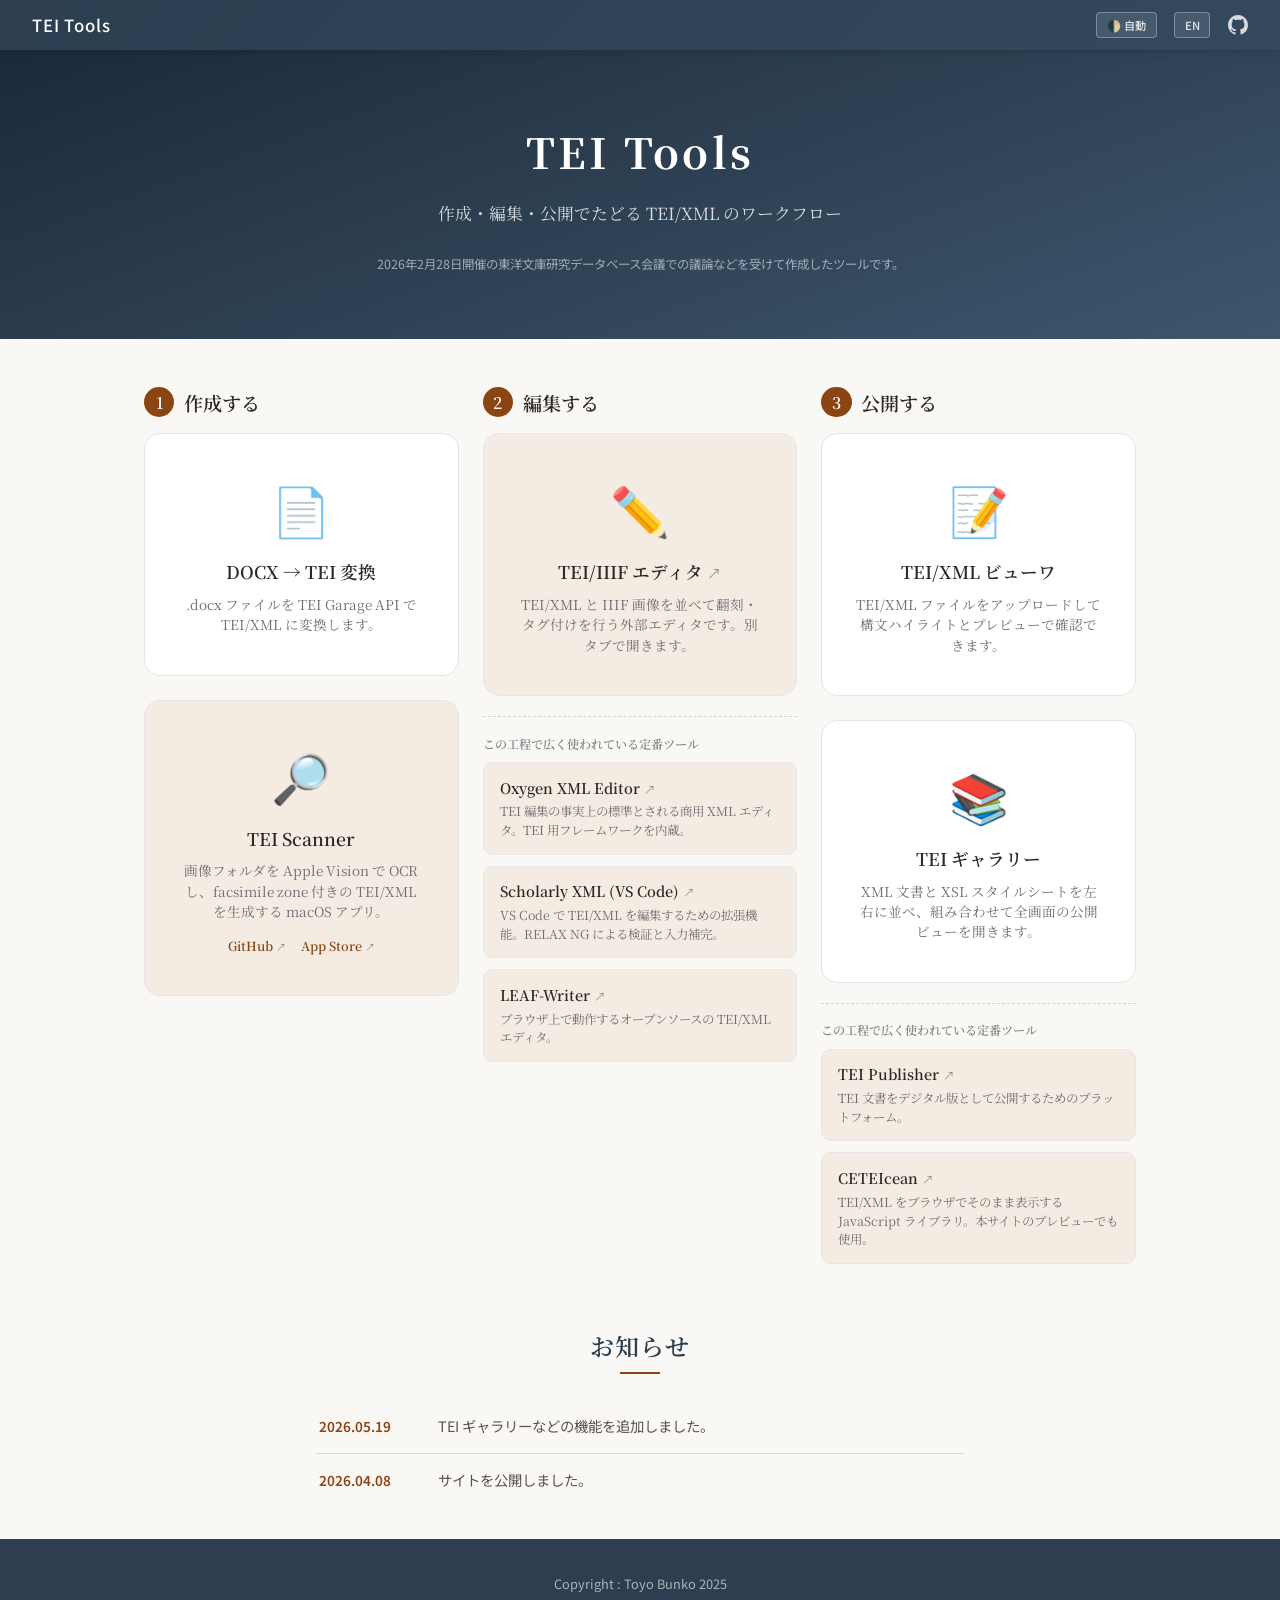
<file: docs/index.html>
<!DOCTYPE html>
<html lang="ja">
<head>
<meta charset="UTF-8">
<meta name="viewport" content="width=device-width, initial-scale=1.0">
<title>TEI Tools — TEI/XML のための変換・可視化ツール</title>
<meta name="description" content="DOCX から TEI/XML への変換や、TEI/XML ファイルの可視化を行うブラウザツール。TEI Garage API を利用した変換と CETEIcean によるプレビューに対応。">
<meta name="keywords" content="TEI, XML, DOCX, TEI Garage, CETEIcean, 変換, ビューワ, デジタルヒューマニティーズ">
<link rel="canonical" href="https://toyo-bunko.github.io/tei-tools/">
<!-- OGP -->
<meta property="og:title" content="TEI Tools — TEI/XML のための変換・可視化ツール">
<meta property="og:description" content="DOCX から TEI/XML への変換や、TEI/XML ファイルの可視化を行うブラウザツール。">
<meta property="og:type" content="website">
<meta property="og:url" content="https://toyo-bunko.github.io/tei-tools/">
<meta property="og:site_name" content="TEI Tools">
<meta property="og:locale" content="ja_JP">
<meta property="og:image" content="https://toyo-bunko.github.io/tei-tools/og-image.png">
<meta property="og:image:width" content="1200">
<meta property="og:image:height" content="630">
<meta property="og:image:alt" content="TEI Tools — TEI/XML のための変換・可視化ツール">
<!-- Twitter Card -->
<meta name="twitter:card" content="summary_large_image">
<meta name="twitter:image" content="https://toyo-bunko.github.io/tei-tools/og-image.png">
<meta name="twitter:image:alt" content="TEI Tools — TEI/XML のための変換・可視化ツール">
<meta name="twitter:title" content="TEI Tools — TEI/XML のための変換・可視化ツール">
<meta name="twitter:description" content="DOCX から TEI/XML への変換や、TEI/XML ファイルの可視化を行うブラウザツール。">
<link rel="icon" href="favicon.ico">
<link rel="preconnect" href="https://fonts.googleapis.com">
<link rel="preconnect" href="https://fonts.gstatic.com" crossorigin>
<link href="https://fonts.googleapis.com/css2?family=Noto+Sans+JP:wght@400;500;600;700&family=Noto+Serif+JP:wght@400;500;600;700&display=swap" rel="stylesheet">
<link rel="stylesheet" href="style.css">
</head>
<body>

<!-- GitHub link · site header · footer: injected by js/shared/common.js → renderChrome() -->

<section class="hero">
  <div class="hero-inner">
    <h1 class="hero-title">TEI Tools</h1>
    <p class="hero-desc" data-i18n="landingSubtitle">作成・編集・公開でたどる TEI/XML のワークフロー</p>
    <p class="hero-credit" data-i18n="landingCredit">2026年2月28日開催の東洋文庫研究データベース会議での議論などを受けて作成したツールです。</p>
  </div>
</section>

<div class="main-content">
  <div class="process-flow">

    <section class="process-step">
      <div class="process-head">
        <span class="process-num">1</span>
        <h2 data-i18n="procCreate">作成する</h2>
      </div>
      <div class="landing-cards">
        <a class="landing-card" href="convert.html">
          <div class="landing-card-icon">📄</div>
          <h3 data-i18n="modeConvert">DOCX → TEI 変換</h3>
          <p data-i18n="convertDesc">.docx ファイルを TEI Garage API で TEI/XML に変換します。</p>
        </a>

        <div class="landing-card landing-card-static landing-card-ext">
          <div class="landing-card-icon">🔎</div>
          <h3>TEI Scanner</h3>
          <p data-i18n="toolScannerDesc">画像フォルダを Apple Vision で OCR し、facsimile zone 付きの TEI/XML を生成する macOS アプリ。</p>
          <div class="tool-links">
            <a href="https://github.com/nakamura196/tei-scanner" target="_blank" rel="noopener">GitHub <span class="ext-mark" aria-hidden="true">↗</span></a>
            <a href="https://apps.apple.com/app/tei-scanner/id6767927793" target="_blank" rel="noopener">App Store <span class="ext-mark" aria-hidden="true">↗</span></a>
          </div>
        </div>
      </div>
    </section>

    <section class="process-step">
      <div class="process-head">
        <span class="process-num">2</span>
        <h2 data-i18n="procEdit">編集する</h2>
      </div>
      <div class="landing-cards">
        <a class="landing-card landing-card-ext" href="https://tei-iiif-editor.vercel.app/ja" target="_blank" rel="noopener">
          <div class="landing-card-icon">✏️</div>
          <h3 data-i18n="modeEditor">TEI/IIIF エディタ <span class="ext-mark" aria-hidden="true">↗</span></h3>
          <p data-i18n="editorDesc">TEI/XML と IIIF 画像を並べて翻刻・タグ付けを行う外部エディタです。別タブで開きます。</p>
        </a>
      </div>
      <div class="step-tools">
        <p class="step-tools-label" data-i18n="toolsStepLabel">この工程で広く使われている定番ツール</p>
        <div class="tool-grid">
          <a class="tool-card" href="https://www.oxygenxml.com/" target="_blank" rel="noopener">
            <h3>Oxygen XML Editor <span class="ext-mark" aria-hidden="true">↗</span></h3>
            <p data-i18n="toolOxygenDesc">TEI 編集の事実上の標準とされる商用 XML エディタ。TEI 用フレームワークを内蔵。</p>
          </a>
          <a class="tool-card" href="https://marketplace.visualstudio.com/items?itemName=raffazizzi.sxml" target="_blank" rel="noopener">
            <h3>Scholarly XML (VS Code) <span class="ext-mark" aria-hidden="true">↗</span></h3>
            <p data-i18n="toolSxmlDesc">VS Code で TEI/XML を編集するための拡張機能。RELAX NG による検証と入力補完。</p>
          </a>
          <a class="tool-card" href="https://leaf-writer.leaf-vre.org/" target="_blank" rel="noopener">
            <h3>LEAF-Writer <span class="ext-mark" aria-hidden="true">↗</span></h3>
            <p data-i18n="toolLeafDesc">ブラウザ上で動作するオープンソースの TEI/XML エディタ。</p>
          </a>
        </div>
      </div>
    </section>

    <section class="process-step">
      <div class="process-head">
        <span class="process-num">3</span>
        <h2 data-i18n="procPublish">公開する</h2>
      </div>
      <div class="landing-cards">
        <a class="landing-card" href="viewer.html">
          <div class="landing-card-icon">📝</div>
          <h3 data-i18n="modeViewer">TEI/XML ビューワ</h3>
          <p data-i18n="viewerDesc">TEI/XML ファイルをアップロードして構文ハイライトとプレビューで確認できます。</p>
        </a>

        <!-- XSL ギャラリーは TEI ギャラリーと機能重複のため一時的に非表示（ファイルは保持）
        <a class="landing-card" href="examples.html">
          <div class="landing-card-icon">🎨</div>
          <h3 data-i18n="modeExamples">XSL ギャラリー</h3>
          <p data-i18n="examplesDesc">プロジェクト別の TEI 変換サンプルと、ダウンロードして使える XSL スタイルシート集。OCR 結果フォルダや公開済み XML も可視化できます。</p>
        </a>
        -->

        <a class="landing-card" href="publisher.html">
          <div class="landing-card-icon">📚</div>
          <h3 data-i18n="modePublisher">TEI ギャラリー</h3>
          <p data-i18n="publisherDesc">XML 文書と XSL スタイルシートを左右に並べ、組み合わせて全画面の公開ビューを開きます。</p>
        </a>
      </div>
      <div class="step-tools">
        <p class="step-tools-label" data-i18n="toolsStepLabel">この工程で広く使われている定番ツール</p>
        <div class="tool-grid">
          <a class="tool-card" href="https://teipublisher.com/" target="_blank" rel="noopener">
            <h3>TEI Publisher <span class="ext-mark" aria-hidden="true">↗</span></h3>
            <p data-i18n="toolTeipubDesc">TEI 文書をデジタル版として公開するためのプラットフォーム。</p>
          </a>
          <a class="tool-card" href="https://github.com/TEIC/CETEIcean" target="_blank" rel="noopener">
            <h3>CETEIcean <span class="ext-mark" aria-hidden="true">↗</span></h3>
            <p data-i18n="toolCeteiceanDesc">TEI/XML をブラウザでそのまま表示する JavaScript ライブラリ。本サイトのプレビューでも使用。</p>
          </a>
        </div>
      </div>
    </section>

  </div>

  <section class="news-section">
    <h2 class="news-title" data-i18n="newsTitle">お知らせ</h2>
    <ul class="news-list">
      <li class="news-item">
        <time class="news-date" datetime="2026-05-19">2026.05.19</time>
        <span class="news-text" data-i18n="news20260519">TEI ギャラリーなどの機能を追加しました。</span>
      </li>
      <li class="news-item">
        <time class="news-date" datetime="2026-04-08">2026.04.08</time>
        <span class="news-text" data-i18n="news20260408">サイトを公開しました。</span>
      </li>
    </ul>
  </section>
</div>

<script src="js/shared/common.js"></script>
</body>
</html>
</file>
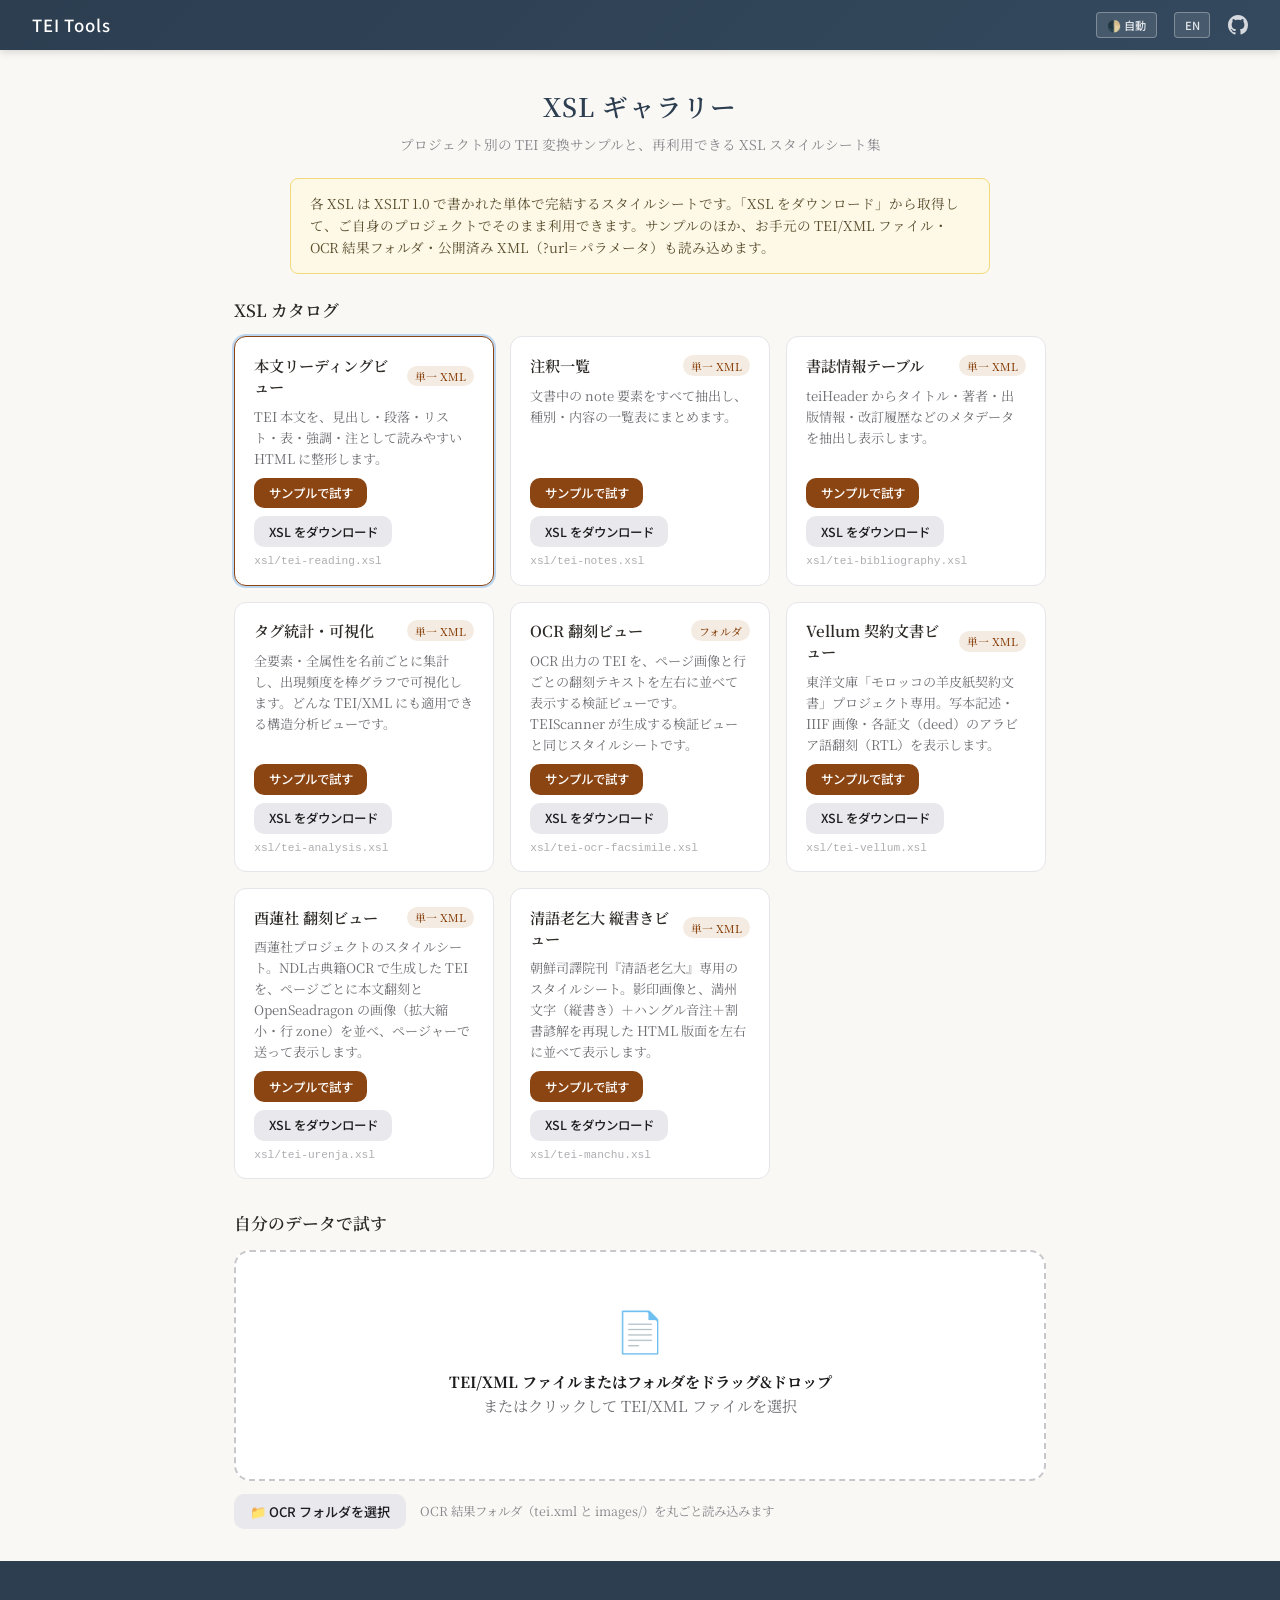
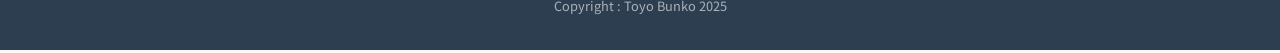
<file: docs/examples.html>
<!DOCTYPE html>
<html lang="ja">
<head>
<meta charset="UTF-8">
<meta name="viewport" content="width=device-width, initial-scale=1.0">
<title>XSL ギャラリー — TEI Tools</title>
<meta name="description" content="プロジェクト別の TEI/XML 変換サンプルと、再利用できる XSL スタイルシート集。OCR 結果のフォルダや公開済み XML をアップロードして可視化できます。">
<meta name="keywords" content="TEI, XML, XSLT, XSL, OCR, 翻刻, 可視化, デジタルヒューマニティーズ">
<link rel="canonical" href="https://toyo-bunko.github.io/tei-tools/examples.html">
<!-- OGP -->
<meta property="og:title" content="XSL ギャラリー — TEI Tools">
<meta property="og:description" content="プロジェクト別の TEI/XML 変換サンプルと、再利用できる XSL スタイルシート集。">
<meta property="og:type" content="website">
<meta property="og:url" content="https://toyo-bunko.github.io/tei-tools/examples.html">
<meta property="og:site_name" content="TEI Tools">
<meta property="og:locale" content="ja_JP">
<meta property="og:image" content="https://toyo-bunko.github.io/tei-tools/og-image.png">
<meta property="og:image:width" content="1200">
<meta property="og:image:height" content="630">
<meta property="og:image:alt" content="TEI Tools — TEI/XML のための変換・可視化ツール">
<!-- Twitter Card -->
<meta name="twitter:card" content="summary_large_image">
<meta name="twitter:image" content="https://toyo-bunko.github.io/tei-tools/og-image.png">
<meta name="twitter:image:alt" content="TEI Tools — TEI/XML のための変換・可視化ツール">
<meta name="twitter:title" content="XSL ギャラリー — TEI Tools">
<meta name="twitter:description" content="プロジェクト別の TEI/XML 変換サンプルと、再利用できる XSL スタイルシート集。">
<link rel="icon" href="favicon.ico">
<link rel="preconnect" href="https://fonts.googleapis.com">
<link rel="preconnect" href="https://fonts.gstatic.com" crossorigin>
<link href="https://fonts.googleapis.com/css2?family=Noto+Sans+JP:wght@400;500;600;700&family=Noto+Serif+JP:wght@400;500;600;700&display=swap" rel="stylesheet">
<link rel="stylesheet" href="style.css">
</head>
<body>

<!-- GitHub link · site header · footer: injected by js/shared/common.js → renderChrome() -->

<h1 class="page-title" data-i18n="modeExamples">XSL ギャラリー</h1>
<p class="subtitle" data-i18n="examplesSubtitle">プロジェクト別の TEI 変換サンプルと、再利用できる XSL スタイルシート集</p>

<div class="note-box" data-i18n="examplesNote">
  各 XSL は XSLT 1.0 で書かれた単体で完結するスタイルシートです。「XSL をダウンロード」から取得して、ご自身のプロジェクトでそのまま利用できます。サンプルのほか、お手元の TEI/XML ファイル・OCR 結果フォルダ・公開済み XML（?url= パラメータ）も読み込めます。
</div>

<div class="main-content">

  <h2 class="section-title" data-i18n="exCatalog">XSL カタログ</h2>
  <div class="xsl-catalog" id="xslCatalog"></div>

  <h2 class="section-title" data-i18n="exYourData">自分のデータで試す</h2>

  <div class="dropzone" id="xmlDropzone">
    <div class="dropzone-icon">📄</div>
    <div class="dropzone-text">
      <strong data-i18n="exDropMain">TEI/XML ファイルまたはフォルダをドラッグ&ドロップ</strong><br>
      <span data-i18n="exDropSub">またはクリックして TEI/XML ファイルを選択</span>
    </div>
    <div class="file-name" id="xmlFileName"></div>
    <input type="file" class="file-input" id="xmlFileInput" accept=".xml,.tei,text/xml,application/xml">
  </div>

  <div class="input-extra">
    <button class="btn-secondary" id="folderBtn" data-i18n="exFolderBtn">📁 OCR フォルダを選択</button>
    <input type="file" class="file-input" id="folderInput" webkitdirectory directory multiple>
    <span class="input-hint" data-i18n="exFolderHint">OCR 結果フォルダ（tei.xml と images/）を丸ごと読み込みます</span>
  </div>

  <div class="error" id="error"></div>

  <div class="result" id="result">
    <div class="result-header">
      <h2 data-i18n="exResultTitle">変換結果</h2>
      <div class="result-actions">
        <span class="applied-xsl" id="appliedXsl"></span>
        <a class="btn-secondary" id="openTabBtn" target="_blank" rel="noopener" data-i18n="exOpenTab">新しいタブで開く</a>
      </div>
    </div>
    <iframe class="render-frame" id="renderFrame" title="rendered output" sandbox="allow-same-origin allow-scripts allow-popups"></iframe>
  </div>

</div>

<script src="js/shared/common.js"></script>
<script src="js/pages/examples.js"></script>
</body>
</html>
</file>
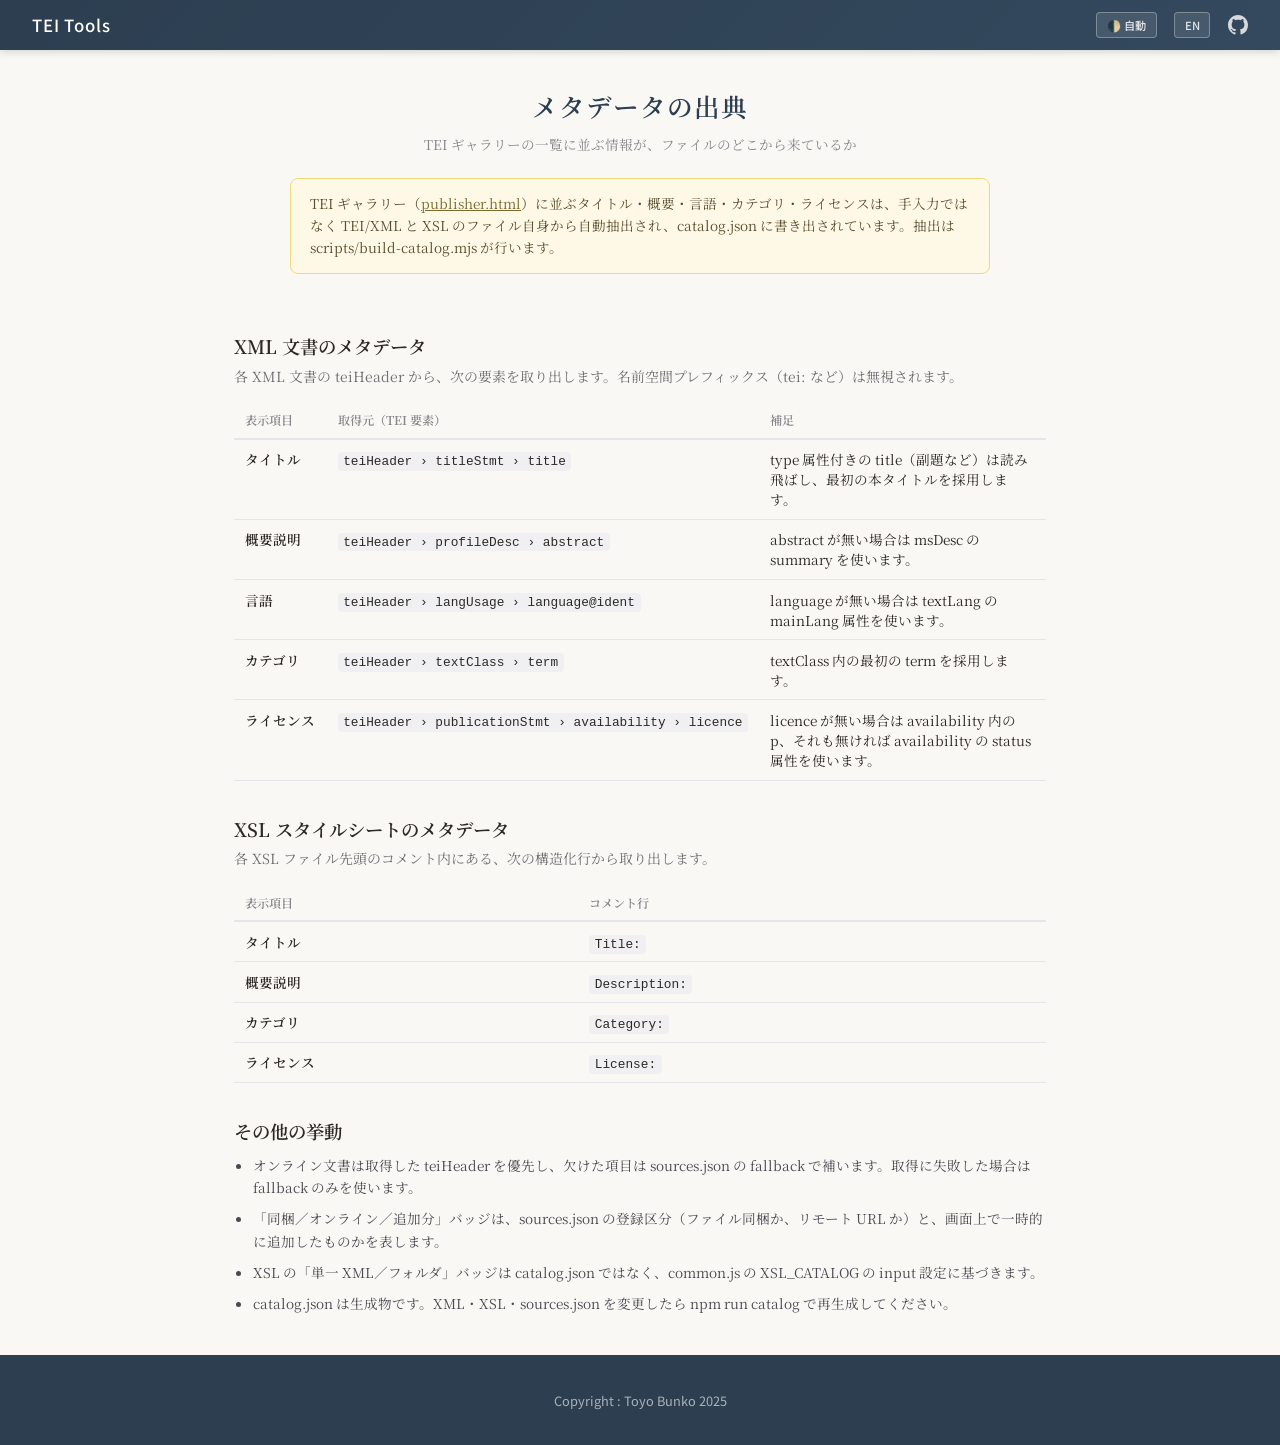
<file: docs/metadata.html>
<!DOCTYPE html>
<html lang="ja">
<head>
<meta charset="UTF-8">
<meta name="viewport" content="width=device-width, initial-scale=1.0">
<title>メタデータの出典 — TEI Tools</title>
<meta name="description" content="TEI ギャラリーが表示するタイトル・概要・言語・カテゴリ・ライセンスを、TEI/XML の teiHeader と XSL のコメントのどこから取得しているかの説明。">
<meta name="keywords" content="TEI, XML, XSL, teiHeader, メタデータ, catalog">
<link rel="canonical" href="https://toyo-bunko.github.io/tei-tools/metadata.html">
<!-- OGP -->
<meta property="og:title" content="メタデータの出典 — TEI Tools">
<meta property="og:description" content="TEI ギャラリーが表示する情報を、TEI/XML と XSL のどこから取得しているかの説明。">
<meta property="og:type" content="article">
<meta property="og:url" content="https://toyo-bunko.github.io/tei-tools/metadata.html">
<meta property="og:site_name" content="TEI Tools">
<meta property="og:locale" content="ja_JP">
<meta property="og:image" content="https://toyo-bunko.github.io/tei-tools/og-image.png">
<meta property="og:image:width" content="1200">
<meta property="og:image:height" content="630">
<meta property="og:image:alt" content="TEI Tools — TEI/XML のための変換・可視化ツール">
<!-- Twitter Card -->
<meta name="twitter:card" content="summary_large_image">
<meta name="twitter:image" content="https://toyo-bunko.github.io/tei-tools/og-image.png">
<meta name="twitter:image:alt" content="TEI Tools — TEI/XML のための変換・可視化ツール">
<meta name="twitter:title" content="メタデータの出典 — TEI Tools">
<meta name="twitter:description" content="TEI ギャラリーが表示する情報を、TEI/XML と XSL のどこから取得しているかの説明。">
<link rel="icon" href="favicon.ico">
<link rel="preconnect" href="https://fonts.googleapis.com">
<link rel="preconnect" href="https://fonts.gstatic.com" crossorigin>
<link href="https://fonts.googleapis.com/css2?family=Noto+Sans+JP:wght@400;500;600;700&family=Noto+Serif+JP:wght@400;500;600;700&display=swap" rel="stylesheet">
<link rel="stylesheet" href="style.css">
</head>
<body>

<!-- site header · footer: injected by js/shared/common.js → renderChrome() -->

<h1 class="page-title" data-i18n="metaPageTitle">メタデータの出典</h1>
<p class="subtitle" data-i18n="metaSubtitle">TEI ギャラリーの一覧に並ぶ情報が、ファイルのどこから来ているか</p>

<div class="note-box" data-i18n="metaIntro">
  TEI ギャラリー（<a href="publisher.html">publisher.html</a>）に並ぶタイトル・概要・言語・カテゴリ・ライセンスは、手入力ではなく TEI/XML と XSL のファイル自身から自動抽出され、catalog.json に書き出されています。抽出は scripts/build-catalog.mjs が行います。
</div>

<div class="main-content">

  <section class="meta-section">
    <h2 data-i18n="metaXmlHeading">XML 文書のメタデータ</h2>
    <p data-i18n="metaXmlIntro">各 XML 文書の teiHeader から、次の要素を取り出します。名前空間プレフィックス（tei: など）は無視されます。</p>
    <div class="meta-table-wrap">
      <table class="meta-table">
        <thead>
          <tr>
            <th data-i18n="metaColField">表示項目</th>
            <th data-i18n="metaColSource">取得元（TEI 要素）</th>
            <th data-i18n="metaColNote">補足</th>
          </tr>
        </thead>
        <tbody>
          <tr>
            <td data-i18n="metaFieldTitle">タイトル</td>
            <td><code>teiHeader › titleStmt › title</code></td>
            <td data-i18n="metaXmlTitleNote">type 属性付きの title（副題など）は読み飛ばし、最初の本タイトルを採用します。</td>
          </tr>
          <tr>
            <td data-i18n="metaFieldDesc">概要説明</td>
            <td><code>teiHeader › profileDesc › abstract</code></td>
            <td data-i18n="metaXmlDescNote">abstract が無い場合は msDesc の summary を使います。</td>
          </tr>
          <tr>
            <td data-i18n="metaFieldLang">言語</td>
            <td><code>teiHeader › langUsage › language@ident</code></td>
            <td data-i18n="metaXmlLangNote">language が無い場合は textLang の mainLang 属性を使います。</td>
          </tr>
          <tr>
            <td data-i18n="metaFieldCat">カテゴリ</td>
            <td><code>teiHeader › textClass › term</code></td>
            <td data-i18n="metaXmlCatNote">textClass 内の最初の term を採用します。</td>
          </tr>
          <tr>
            <td data-i18n="metaFieldLicense">ライセンス</td>
            <td><code>teiHeader › publicationStmt › availability › licence</code></td>
            <td data-i18n="metaXmlLicenseNote">licence が無い場合は availability 内の p、それも無ければ availability の status 属性を使います。</td>
          </tr>
        </tbody>
      </table>
    </div>
  </section>

  <section class="meta-section">
    <h2 data-i18n="metaXslHeading">XSL スタイルシートのメタデータ</h2>
    <p data-i18n="metaXslIntro">各 XSL ファイル先頭のコメント内にある、次の構造化行から取り出します。</p>
    <div class="meta-table-wrap">
      <table class="meta-table">
        <thead>
          <tr>
            <th data-i18n="metaColField">表示項目</th>
            <th data-i18n="metaColComment">コメント行</th>
          </tr>
        </thead>
        <tbody>
          <tr>
            <td data-i18n="metaFieldTitle">タイトル</td>
            <td><code>Title:</code></td>
          </tr>
          <tr>
            <td data-i18n="metaFieldDesc">概要説明</td>
            <td><code>Description:</code></td>
          </tr>
          <tr>
            <td data-i18n="metaFieldCat">カテゴリ</td>
            <td><code>Category:</code></td>
          </tr>
          <tr>
            <td data-i18n="metaFieldLicense">ライセンス</td>
            <td><code>License:</code></td>
          </tr>
        </tbody>
      </table>
    </div>
  </section>

  <section class="meta-notes">
    <h2 data-i18n="metaNotesHeading">その他の挙動</h2>
    <ul>
      <li data-i18n="metaNoteRemote">オンライン文書は取得した teiHeader を優先し、欠けた項目は sources.json の fallback で補います。取得に失敗した場合は fallback のみを使います。</li>
      <li data-i18n="metaNoteScope">「同梱／オンライン／追加分」バッジは、sources.json の登録区分（ファイル同梱か、リモート URL か）と、画面上で一時的に追加したものかを表します。</li>
      <li data-i18n="metaNoteInput">XSL の「単一 XML／フォルダ」バッジは catalog.json ではなく、common.js の XSL_CATALOG の input 設定に基づきます。</li>
      <li data-i18n="metaNoteRebuild">catalog.json は生成物です。XML・XSL・sources.json を変更したら npm run catalog で再生成してください。</li>
    </ul>
  </section>

</div>

<script src="js/shared/common.js"></script>
</body>
</html>
</file>
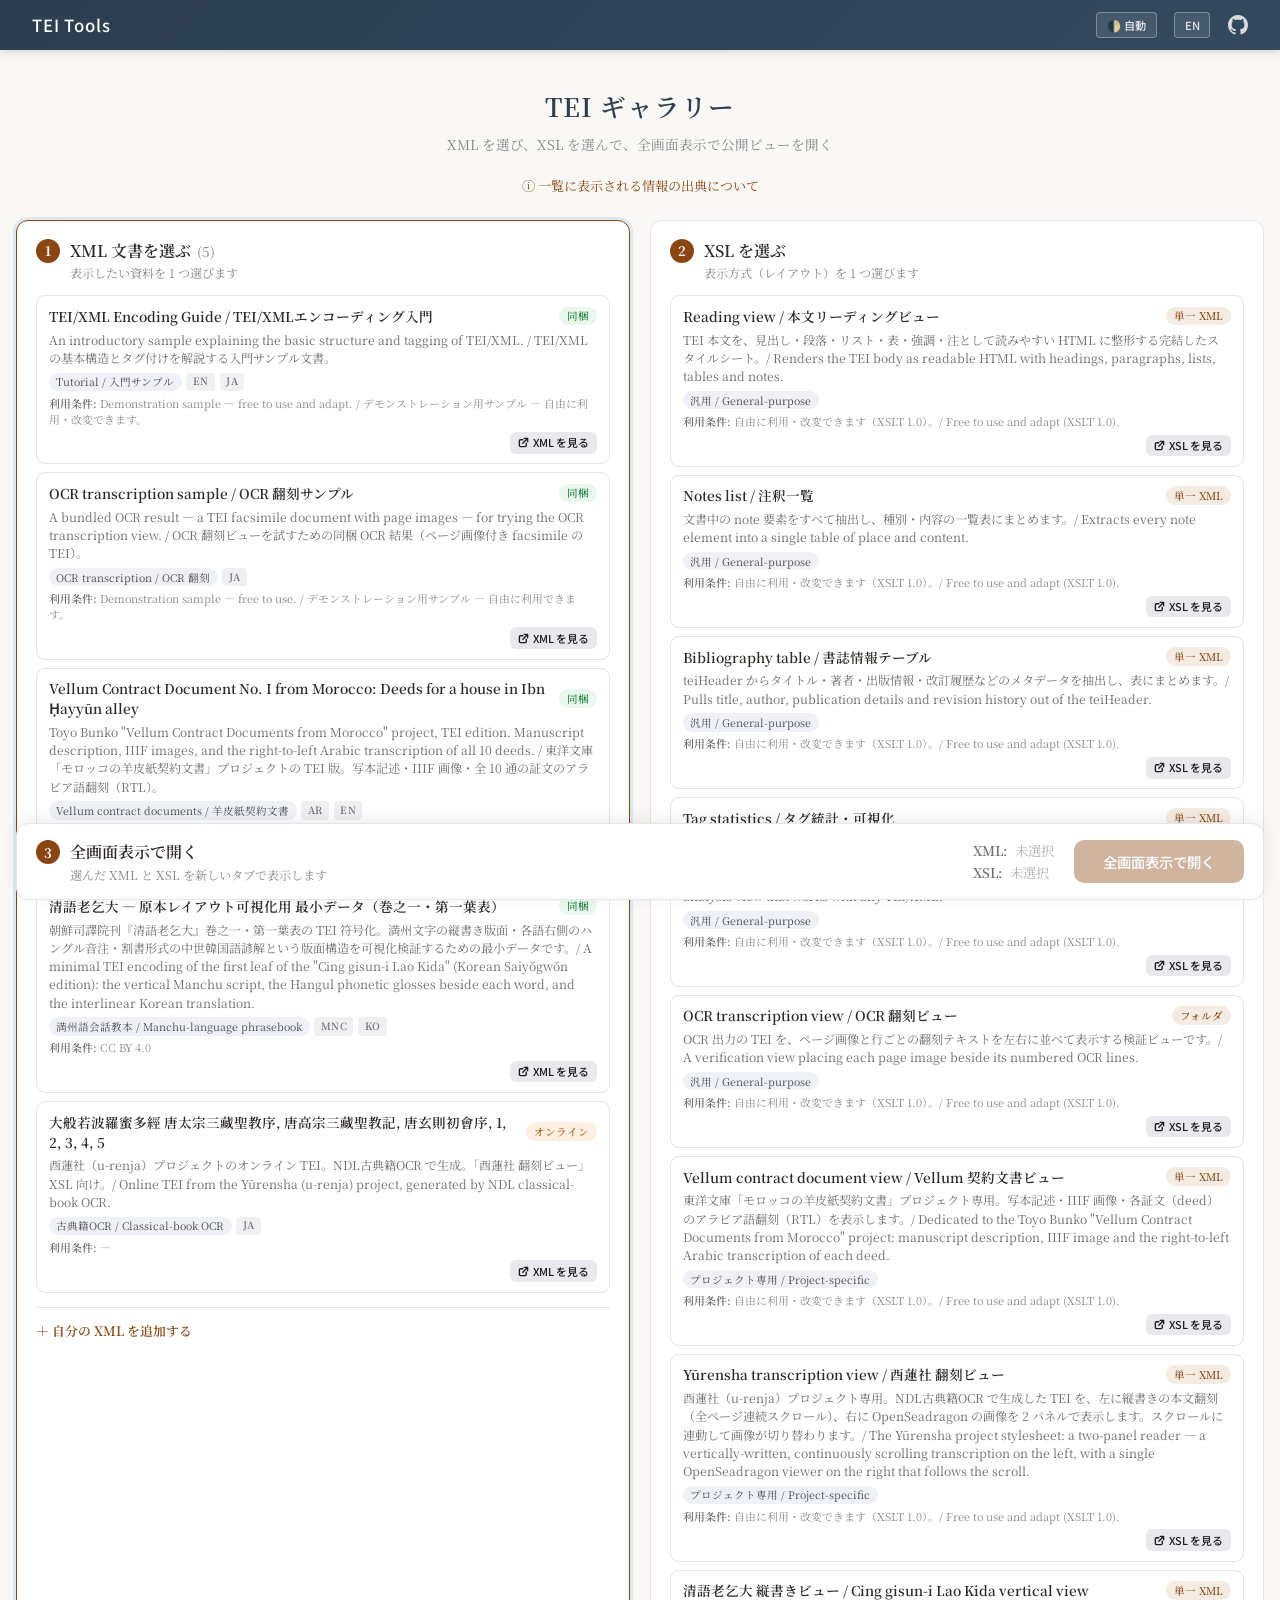
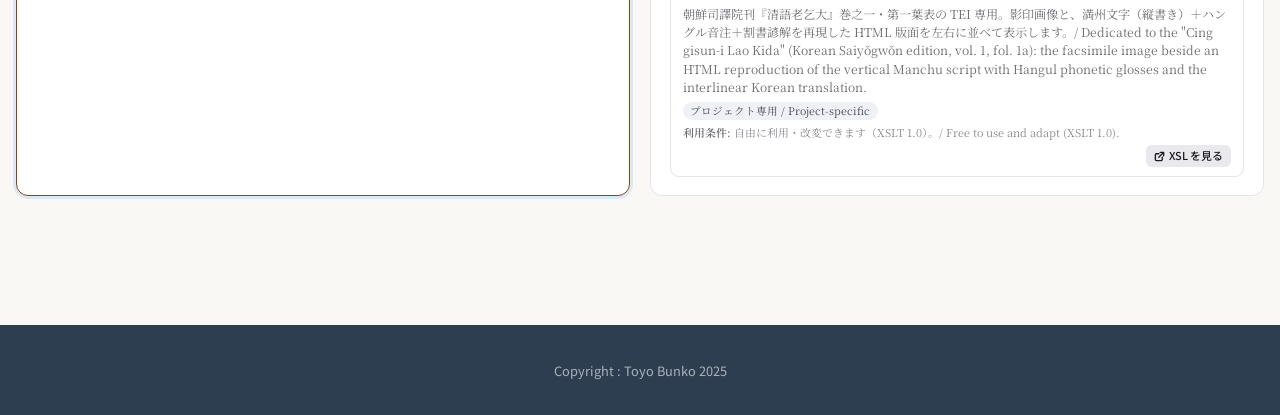
<file: docs/publisher.html>
<!DOCTYPE html>
<html lang="ja">
<head>
<meta charset="UTF-8">
<meta name="viewport" content="width=device-width, initial-scale=1.0">
<title>TEI ギャラリー — TEI Tools</title>
<meta name="description" content="XML 文書と XSL スタイルシートを選び、組み合わせて全画面の公開ビューを開くランチャー。">
<meta name="keywords" content="TEI, XML, XSLT, XSL, ギャラリー, 公開, デジタルヒューマニティーズ">
<link rel="canonical" href="https://toyo-bunko.github.io/tei-tools/publisher.html">
<!-- OGP -->
<meta property="og:title" content="TEI ギャラリー — TEI Tools">
<meta property="og:description" content="XML 文書と XSL スタイルシートを選び、組み合わせて全画面の公開ビューを開きます。">
<meta property="og:type" content="website">
<meta property="og:url" content="https://toyo-bunko.github.io/tei-tools/publisher.html">
<meta property="og:site_name" content="TEI Tools">
<meta property="og:locale" content="ja_JP">
<meta property="og:image" content="https://toyo-bunko.github.io/tei-tools/og-image.png">
<meta property="og:image:width" content="1200">
<meta property="og:image:height" content="630">
<meta property="og:image:alt" content="TEI Tools — TEI/XML のための変換・可視化ツール">
<!-- Twitter Card -->
<meta name="twitter:card" content="summary_large_image">
<meta name="twitter:image" content="https://toyo-bunko.github.io/tei-tools/og-image.png">
<meta name="twitter:image:alt" content="TEI Tools — TEI/XML のための変換・可視化ツール">
<meta name="twitter:title" content="TEI ギャラリー — TEI Tools">
<meta name="twitter:description" content="XML 文書と XSL スタイルシートを選び、組み合わせて全画面の公開ビューを開きます。">
<link rel="icon" href="favicon.ico">
<link rel="preconnect" href="https://fonts.googleapis.com">
<link rel="preconnect" href="https://fonts.gstatic.com" crossorigin>
<link href="https://fonts.googleapis.com/css2?family=Noto+Sans+JP:wght@400;500;600;700&family=Noto+Serif+JP:wght@400;500;600;700&display=swap" rel="stylesheet">
<link rel="stylesheet" href="style.css">
</head>
<body>

<!-- GitHub link · site header · footer: injected by js/shared/common.js → renderChrome() -->

<h1 class="page-title" data-i18n="modePublisher">TEI ギャラリー</h1>
<p class="subtitle" data-i18n="publisherSubtitle">XML を選び、XSL を選んで、全画面表示で公開ビューを開く</p>
<p class="meta-link"><a href="metadata.html" data-i18n="metaLinkFromPub">ⓘ 一覧に表示される情報の出典について</a></p>

<div class="main-content">

  <div class="publisher">

    <!-- Step 1: choose an XML document -->
    <section class="pub-pane" data-step="xml">
      <div class="pub-pane-head">
        <span class="pub-pane-num">1</span>
        <div class="pub-pane-headtext">
          <h2 class="pub-pane-title"><span data-i18n="pubStep1">XML 文書を選ぶ</span> <span class="pane-count" id="xmlCount"></span></h2>
          <p class="pub-pane-hint" data-i18n="pubStep1Hint">表示したい資料を 1 つ選びます</p>
        </div>
      </div>
      <ul class="pub-list" id="xmlList"></ul>
      <details class="pub-add">
        <summary data-i18n="pubAddTitle">自分の XML を追加する</summary>
        <div class="pub-add-body">
          <div class="pub-add-row">
            <input type="url" id="xmlUrlInput" placeholder="https://…/tei.xml">
            <button class="btn-secondary" id="xmlUrlBtn" data-i18n="pubAdd">URL を追加</button>
          </div>
          <button class="btn-secondary" id="xmlFileBtn" data-i18n="pubAddFile">ファイルを追加</button>
          <input type="file" class="file-input" id="xmlFileInput" accept=".xml,.tei,text/xml,application/xml">
        </div>
      </details>
    </section>

    <!-- Step 2: choose an XSL stylesheet -->
    <section class="pub-pane" data-step="xsl">
      <div class="pub-pane-head">
        <span class="pub-pane-num">2</span>
        <div class="pub-pane-headtext">
          <h2 class="pub-pane-title" data-i18n="pubStep2">XSL を選ぶ</h2>
          <p class="pub-pane-hint" data-i18n="pubStep2Hint">表示方式（レイアウト）を 1 つ選びます</p>
        </div>
      </div>
      <ul class="pub-list" id="xslList"></ul>
    </section>

  </div>

  <div class="error" id="error"></div>

  <!-- Step 3: open the result -->
  <div class="pub-bar" data-step="open">
    <div class="pub-pane-head">
      <span class="pub-pane-num">3</span>
      <div class="pub-pane-headtext">
        <h2 class="pub-pane-title" data-i18n="pubStep3">全画面表示で開く</h2>
        <p class="pub-pane-hint" data-i18n="pubStep3Hint">選んだ XML と XSL を新しいタブで表示します</p>
      </div>
    </div>
    <div class="pub-bar-main">
      <div class="pub-selection">
        <span><strong data-i18n="pubSelXml">XML:</strong> <span id="selXml" class="pub-none" data-i18n="pubNone">未選択</span></span>
        <span><strong data-i18n="pubSelXsl">XSL:</strong> <span id="selXsl" class="pub-none" data-i18n="pubNone">未選択</span></span>
      </div>
      <button class="btn-primary" id="pubOpenBtn" data-i18n="pubOpen" disabled>全画面表示で開く</button>
    </div>
  </div>

</div>

<script src="js/shared/common.js"></script>
<script src="js/pages/publisher.js"></script>
</body>
</html>
</file>
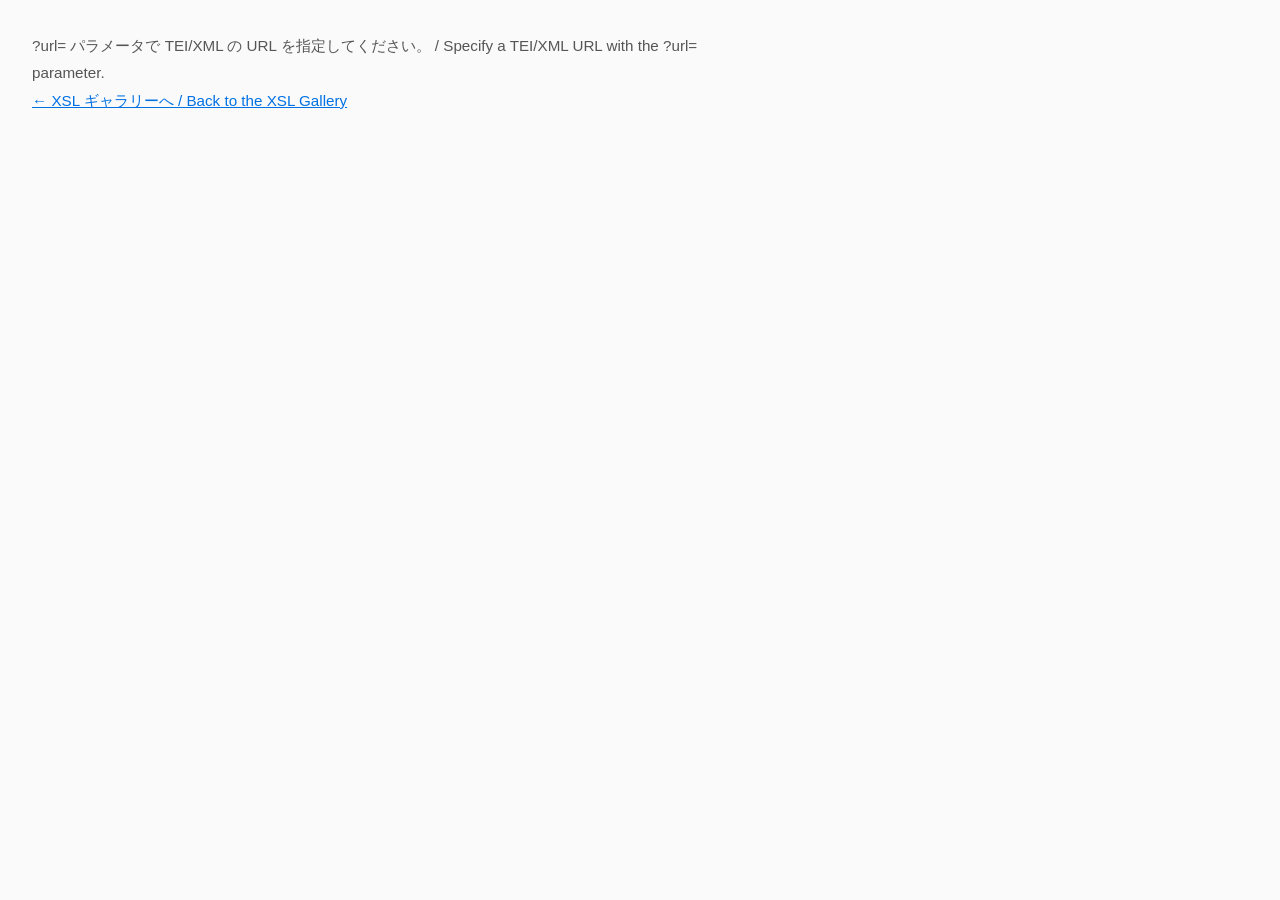
<file: docs/view.html>
<!DOCTYPE html>
<html lang="ja">
<head>
<meta charset="UTF-8">
<meta name="viewport" content="width=device-width, initial-scale=1.0">
<title>TEI 表示 — TEI Tools</title>
<!--
  Full-screen renderer. Reads ?url= (a TEI/XML URL) and optional ?xsl=
  (a catalog id or an XSL URL), transforms in the browser, and replaces this
  whole document with the result. See view.js.
-->
<style>
  body { font-family: -apple-system, BlinkMacSystemFont, "Helvetica Neue", sans-serif;
         margin: 0; color: #1a1a1a; background: #fafafa; }
  .status { padding: 2rem; line-height: 1.8; font-size: .95rem; color: #555;
            max-width: 44rem; }
  .status.error { color: #b00; }
  .status a { color: #0071e3; }
</style>
</head>
<body>
<div id="status" class="status">読み込み中… / Loading…</div>
<script src="js/pages/view.js"></script>
</body>
</html>
</file>
<file: docs/style.css>
/* ====================================================================
   Design tokens — a scholarly, slate + serif palette.
   Light values live in :root; .dark (further down) redefines them.
   ==================================================================== */
:root {
  --primary:       #2c3e50;   /* slate — header / footer / headings */
  --primary-dark:  #1a2a3a;
  --primary-mid:   #34495e;
  --accent:        #8b4513;   /* saddle brown — links, borders, accents */
  --accent-light:  #a0522d;
  --accent-fill:   #8b4513;   /* solid backgrounds that carry white text */
  --accent-wash:   #f4ece2;   /* faint warm tint behind external-link cards */
  --text:          #2d2a26;
  --text-light:    #5a554e;
  --text-muted:    #8a857c;
  --border:        #ddd6cc;
  --bg:            #faf8f4;
  --bg-alt:        #f3ede4;
  --card:          #ffffff;
  --font-serif: "Noto Serif JP", "Yu Mincho", "Hiragino Mincho ProN", "Times New Roman", serif;
  --font-sans:  "Noto Sans JP", -apple-system, BlinkMacSystemFont, "Segoe UI", Roboto, sans-serif;
}

*, *::before, *::after { box-sizing: border-box; margin: 0; padding: 0; }

body {
  font-family: var(--font-serif);
  background: var(--bg);
  color: var(--text);
  min-height: 100vh;
  display: flex;
  flex-direction: column;
  align-items: center;
  padding: 0;
}
button, input, select, textarea { font-family: var(--font-sans); }

/* ---- shared header — slate band ---- */
.site-header {
  width: 100%;
  background: linear-gradient(135deg, var(--primary) 0%, var(--primary-mid) 100%);
  padding: .75rem 2rem;
  display: flex;
  align-items: center;
  justify-content: space-between;
  gap: 1rem;
  position: sticky;
  top: 0;
  z-index: 100;
  box-shadow: 0 2px 8px rgba(0,0,0,.15);
}
.site-title {
  font-family: var(--font-sans);
  font-size: 1.05rem;
  font-weight: 500;
  letter-spacing: .05em;
  color: #fff;
  text-decoration: none;
  white-space: nowrap;
}
.site-title:hover { color: rgba(255,255,255,.7); }
.site-nav {
  display: flex;
  align-items: center;
  gap: 1.1rem;
}
.site-nav a {
  font-family: var(--font-sans);
  font-size: .85rem;
  color: rgba(255,255,255,.8);
  text-decoration: none;
  font-weight: 500;
  white-space: nowrap;
}
.site-nav a:hover { color: #fff; }
.site-nav-github { display: flex; align-items: center; }

.lang-btn {
  font-family: var(--font-sans);
  font-size: .7rem;
  font-weight: 500;
  padding: .25rem .6rem;
  border: 1px solid rgba(255,255,255,.3);
  border-radius: 4px;
  background: rgba(255,255,255,.1);
  color: rgba(255,255,255,.85);
  cursor: pointer;
  transition: background .15s;
}
.lang-btn:hover { background: rgba(255,255,255,.22); }
.lang-btn:active { transform: scale(.97); }

.page-title {
  font-size: 1.6rem;
  font-weight: 600;
  color: var(--primary);
  letter-spacing: .04em;
  text-align: center;
  margin: 2.4rem 0 .3rem;
  padding: 0 1rem;
}

.subtitle {
  font-size: .85rem;
  color: #86868b;
  margin: 2rem 0 1.5rem;
  text-align: center;
  padding: 0 1rem;
}
.page-title + .subtitle {
  margin-top: .3rem;
}
.subtitle a { color: #86868b; }

/* ---- landing: hero band ---- */
.hero {
  width: 100%;
  background: linear-gradient(160deg, var(--primary-dark) 0%, var(--primary) 45%, #3d566e 100%);
  color: #fff;
  text-align: center;
  padding: 4.5rem 2rem 4rem;
}
.hero-inner { max-width: 720px; margin: 0 auto; }
.hero-title {
  font-size: 2.6rem;
  font-weight: 700;
  letter-spacing: .08em;
  line-height: 1.4;
  margin-bottom: 1.1rem;
}
.hero-desc {
  font-size: 1.05rem;
  line-height: 1.9;
  color: rgba(255,255,255,.82);
  max-width: 540px;
  margin: 0 auto;
}
.hero-credit {
  font-family: var(--font-sans);
  font-size: .78rem;
  line-height: 1.7;
  color: rgba(255,255,255,.55);
  max-width: 540px;
  margin: 1.5rem auto 0;
}

/* ---- landing: news / お知らせ ---- */
.news-section {
  max-width: 680px;
  margin: 4rem auto 0;
  padding: 0 1rem;
}
.news-title {
  display: block;
  text-align: center;
  font-size: 1.5rem;
  font-weight: 600;
  color: var(--primary);
  letter-spacing: .06em;
  padding-bottom: .7rem;
  margin-bottom: 1.6rem;
  position: relative;
}
.news-title::after {
  content: "";
  position: absolute;
  left: 50%;
  bottom: 0;
  transform: translateX(-50%);
  width: 40px;
  height: 2px;
  background: var(--accent);
}
.news-list { list-style: none; }
.news-item {
  display: flex;
  gap: 1.25rem;
  align-items: baseline;
  padding: .9rem .2rem;
  border-bottom: 1px solid var(--border);
  font-family: var(--font-sans);
  font-size: .9rem;
}
.news-item:last-child { border-bottom: none; }
.news-date {
  flex: none;
  min-width: 6.2rem;
  color: var(--accent);
  font-weight: 600;
  font-size: .85rem;
  font-variant-numeric: tabular-nums;
}
.news-text { color: var(--text-light); line-height: 1.7; }

.note-box {
  max-width: 700px;
  margin: 0 auto 1.5rem;
  padding: .9rem 1.2rem;
  background: #fef9e7;
  border: 1px solid #f0d97a;
  border-radius: 8px;
  font-size: .85rem;
  line-height: 1.6;
  color: #5a4e2f;
}
.note-box a { color: #7a6a2f; }

/* ---- main content ---- */
.main-content {
  flex: 1;
  width: 100%;
  max-width: 860px;
  padding: 0 1.5rem 2rem;
}

/* ---- landing process flow ---- */
/* Desktop: the 3 steps sit side by side. Stacks to one column below 820px
   (see media query) so phones / small tablets read it top-to-bottom. */
.main-content:has(.process-flow) { max-width: 1040px; }
.process-flow {
  display: grid;
  grid-template-columns: repeat(3, 1fr);
  gap: 1.5rem;
  margin-top: 3rem;
  align-items: start;
}
.process-head {
  display: flex;
  align-items: center;
  flex-wrap: wrap;
  gap: .6rem;
  margin-bottom: 1rem;
}
.process-num {
  flex: none;
  display: inline-flex;
  align-items: center;
  justify-content: center;
  width: 1.9rem;
  height: 1.9rem;
  border-radius: 50%;
  background: var(--accent-fill);
  color: #fff;
  font-size: 1rem;
  font-weight: 600;
}
.process-head h2 { font-size: 1.2rem; font-weight: 600; }
.ext-mark { font-size: .8em; color: #6e6e73; }

/* ---- landing page cards ---- */
.landing-cards {
  display: grid;
  grid-template-columns: repeat(auto-fit, minmax(260px, 1fr));
  gap: 1.5rem;
}
.landing-card {
  display: flex;
  flex-direction: column;
  align-items: center;
  text-align: center;
  padding: 2.5rem 2rem;
  background: #fff;
  border: 1px solid #e5e5ea;
  border-radius: 16px;
  text-decoration: none;
  color: inherit;
  transition: transform .15s, box-shadow .15s, border-color .15s;
}
a.landing-card:hover {
  transform: translateY(-2px);
  box-shadow: 0 8px 24px rgba(0,0,0,.08);
  border-color: var(--accent);
}
.landing-card-icon { font-size: 3rem; margin-bottom: 1rem; }
.landing-card h3 { font-size: 1.1rem; font-weight: 600; margin-bottom: .6rem; }
.landing-card p { font-size: .85rem; color: #6e6e73; line-height: 1.5; }
/* a card that is not itself a link (holds its own links, e.g. TEI Scanner) */
.landing-card .tool-links { justify-content: center; margin-top: 1rem; }
/* external destinations (open in a new tab) get a faint blue wash — the
   site's "link / info" tint (cf. .pub-badge); white cards are this site's
   own pages. Blue reads as "link out", not "disabled" (which grey implies). */
.landing-card-ext { background: var(--accent-wash); }
a.landing-card-ext:hover { background: #fff; }

/* ---- per-step established tools ---- */
.step-tools {
  margin-top: 1.25rem;
  padding-top: 1.1rem;
  border-top: 1px dashed #d2d2d7;
}
.step-tools-label {
  font-size: .76rem;
  font-weight: 600;
  color: #86868b;
  margin-bottom: .65rem;
}
.tool-grid {
  display: grid;
  grid-template-columns: 1fr;
  gap: .7rem;
}
.tool-card {
  display: block;
  padding: .85rem 1rem;
  background: var(--accent-wash);
  border: 1px solid #e5e5ea;
  border-radius: 10px;
  text-decoration: none;
  color: inherit;
  transition: background .15s, border-color .15s, box-shadow .15s;
}
a.tool-card:hover {
  background: #fff;
  border-color: var(--accent);
  box-shadow: 0 4px 16px rgba(0,0,0,.06);
}
.tool-card h3 { font-size: .9rem; font-weight: 600; margin-bottom: .3rem; }
.tool-card p { font-size: .78rem; color: #6e6e73; line-height: 1.5; }
/* a tool with more than one destination (e.g. GitHub + App Store) */
.tool-links {
  display: flex;
  flex-wrap: wrap;
  gap: .35rem .9rem;
  margin-top: .55rem;
}
.tool-links a {
  font-size: .78rem;
  font-weight: 600;
  color: var(--accent);
  text-decoration: none;
}
.tool-links a:hover { text-decoration: underline; }

/* ---- drop zone ---- */
.dropzone {
  border: 2px dashed #c7c7cc;
  border-radius: 16px;
  background: #fff;
  padding: 3rem 2rem;
  text-align: center;
  cursor: pointer;
  transition: border-color .2s, background .2s;
}
.dropzone.dragover { border-color: var(--accent); background: #f0f4ff; }
.dropzone.has-file { border-color: #34c759; background: #f0faf3; }
.dropzone-icon { font-size: 2.5rem; margin-bottom: .8rem; }
.dropzone-text { font-size: .95rem; color: #6e6e73; line-height: 1.6; }
.dropzone-text strong { color: #1d1d1f; }
.file-name {
  margin-top: .8rem;
  font-size: .9rem;
  font-weight: 500;
  color: #1d1d1f;
  word-break: break-all;
}
.file-input { display: none; }

/* ---- sample button ---- */
.sample-link {
  display: block;
  text-align: center;
  margin-top: .6rem;
  font-size: .78rem;
  color: #6e6e73;
  cursor: pointer;
  text-decoration: underline;
  background: none;
  border: none;
}
.sample-link:hover { color: var(--accent); }
.sample-link:active { transform: none; }

/* ---- buttons ---- */
.actions {
  display: flex;
  justify-content: center;
  gap: .8rem;
  margin-top: 1.2rem;
}
button {
  font-size: .9rem;
  font-weight: 500;
  border: none;
  border-radius: 10px;
  padding: .7rem 1.8rem;
  cursor: pointer;
  transition: opacity .15s, transform .1s;
}
button:active { transform: scale(.97); }
button:disabled { opacity: .4; cursor: not-allowed; }
.btn-primary { background: var(--accent-fill); color: #fff; }
.btn-secondary { background: #e8e8ed; color: #1d1d1f; }

/* ---- progress ---- */
.progress { display: none; margin-top: 1.2rem; text-align: center; }
.progress.active { display: block; }
.spinner {
  width: 28px; height: 28px;
  border: 3px solid #e8e8ed;
  border-top-color: var(--accent);
  border-radius: 50%;
  animation: spin .7s linear infinite;
  margin: 0 auto .6rem;
}
@keyframes spin { to { transform: rotate(360deg); } }
.progress-text { font-size: .85rem; color: #6e6e73; }

/* ---- error ---- */
.error {
  display: none;
  margin-top: 1rem;
  padding: .8rem 1rem;
  background: #fff0f0;
  border: 1px solid #ff3b30;
  border-radius: 10px;
  color: #ff3b30;
  font-size: .85rem;
}
.error.active { display: block; }

/* ---- result ---- */
.result { display: none; margin-top: 1.5rem; }
.result.active { display: block; }
.result-header {
  display: flex;
  justify-content: space-between;
  align-items: center;
  margin-bottom: .6rem;
  flex-wrap: wrap;
  gap: .5rem;
}
.result-header h2 { font-size: 1rem; font-weight: 600; }
.result-actions { display: flex; gap: .5rem; }
.result-actions button { font-size: .8rem; padding: .45rem 1rem; }

/* ---- XML code view ---- */
.xml-preview {
  background: #1d1d1f;
  color: #e8e8ed;
  border-radius: 12px;
  padding: 1.2rem;
  overflow: auto;
  max-height: 520px;
  font-family: "SF Mono", "Fira Code", "Cascadia Code", Menlo, Consolas, monospace;
  font-size: .8rem;
  line-height: 1.55;
  white-space: pre;
  tab-size: 2;
}
.xml-preview .tag { color: #ff7ab2; }
.xml-preview .attr-name { color: #6bdfff; }
.xml-preview .attr-val { color: #ffa14f; }
.xml-preview .comment { color: #7f8c8d; font-style: italic; }
.xml-preview .decl { color: #b4d273; }

/* ---- tab switcher ---- */
.tabs {
  display: flex;
  gap: 0;
  margin-bottom: .6rem;
}
.tab-btn {
  font-size: .85rem;
  font-weight: 500;
  padding: .5rem 1.2rem;
  border: 1px solid #d2d2d7;
  background: #f5f5f7;
  color: #6e6e73;
  cursor: pointer;
  transition: background .15s, color .15s;
}
.tab-btn:first-child { border-radius: 8px 0 0 8px; }
.tab-btn:last-child  { border-radius: 0 8px 8px 0; }
.tab-btn.active {
  background: var(--accent-fill);
  color: #fff;
  border-color: var(--accent-fill);
}
.tab-panel { display: none; }
.tab-panel.active { display: block; }

/* ---- TEI preview ---- */
.tei-preview {
  background: #fff;
  border: 1px solid #d2d2d7;
  border-radius: 12px;
  padding: 1.5rem 2rem;
  overflow: auto;
  max-height: 520px;
  font-family: Georgia, "Times New Roman", serif;
  font-size: 1rem;
  line-height: 1.7;
  color: #1d1d1f;
}

/* CETEIcean element styles */
.tei-preview tei-tei { display: block; }
.tei-preview tei-teiheader { display: none; }
.tei-preview tei-text { display: block; }
.tei-preview tei-front { display: block; margin-bottom: 1.5em; }
.tei-preview tei-body { display: block; }
.tei-preview tei-back { display: block; }
.tei-preview tei-div { display: block; margin-bottom: 1em; }
.tei-preview tei-head {
  display: block;
  font-weight: bold;
  margin: 1em 0 .5em;
}
.tei-preview tei-body > tei-div > tei-head { font-size: 1.5em; }
.tei-preview tei-div > tei-div > tei-head { font-size: 1.3em; }
.tei-preview tei-div > tei-div > tei-div > tei-head { font-size: 1.15em; }
.tei-preview tei-p {
  display: block;
  margin: .6em 0;
  text-align: justify;
}
.tei-preview tei-hi[rend~="bold"] { font-weight: bold; }
.tei-preview tei-hi[rend~="italic"] { font-style: italic; }
.tei-preview tei-hi[rend~="underline"] { text-decoration: underline; }
.tei-preview tei-list {
  display: block;
  margin: .8em 0 .8em 1.5em;
  padding: 0;
}
.tei-preview tei-list[rend="bulleted"] { list-style-type: disc; }
.tei-preview tei-list[rend="numbered"] { list-style-type: decimal; }
.tei-preview tei-item { display: list-item; margin: .3em 0; }
.tei-preview tei-table {
  display: table;
  border-collapse: collapse;
  margin: 1em 0;
  width: 100%;
}
.tei-preview tei-row { display: table-row; }
.tei-preview tei-cell {
  display: table-cell;
  border: 1px solid #d2d2d7;
  padding: .4em .6em;
}
.tei-preview tei-titlepage {
  display: block;
  text-align: center;
  margin-bottom: 2em;
}
.tei-preview tei-titlepart[type="Title"] {
  display: block;
  font-size: 1.8em;
  font-weight: bold;
  margin: .5em 0;
}
.tei-preview tei-docauthor { display: block; text-align: center; }
.tei-preview tei-doctitle { display: block; text-align: center; }
.tei-preview tei-note {
  display: inline;
  font-size: .8em;
  color: var(--accent);
  cursor: pointer;
  position: relative;
}
.tei-preview tei-note::before {
  content: "[" attr(n) "]";
  vertical-align: super;
}
.tei-preview tei-note > * { display: none; }
.tei-preview tei-note:hover > * {
  display: block;
  position: absolute;
  bottom: 1.5em;
  left: 0;
  background: #1d1d1f;
  color: #fff;
  padding: .6em .8em;
  border-radius: 8px;
  font-size: .9rem;
  line-height: 1.5;
  white-space: normal;
  min-width: 200px;
  max-width: 350px;
  z-index: 10;
  cursor: default;
  box-shadow: 0 4px 12px rgba(0,0,0,.25);
}
.tei-preview tei-figure { display: block; text-align: center; margin: 1em 0; }
.tei-preview tei-graphic { display: block; }
.tei-preview tei-lb::after { content: "\a"; white-space: pre; }
.tei-preview tei-l { display: block; }
.tei-preview tei-lg { display: block; margin: 1em 0; }
.tei-preview tei-q::before { content: "\201C"; }
.tei-preview tei-q::after { content: "\201D"; }
.tei-preview tei-emph { font-style: italic; }
.tei-preview tei-ref { color: var(--accent); text-decoration: underline; cursor: pointer; }
.tei-preview tei-bibl { display: block; margin: .5em 0; padding-left: 2em; text-indent: -2em; }
.tei-preview tei-listbibl { display: block; margin: 1em 0; }
.tei-preview tei-closer { display: block; margin-top: 1em; }
.tei-preview tei-opener { display: block; margin-bottom: 1em; }
.tei-preview tei-salute { display: block; }
.tei-preview tei-signed { display: block; text-align: right; }
.tei-preview tei-dateline { display: block; }
.tei-preview tei-ab { display: block; margin: 1em 0; }
.tei-preview tei-seg { display: inline; }
.tei-preview tei-fw { display: none; }
.tei-preview tei-pb {
  display: block;
  border-top: 1px dashed #d2d2d7;
  color: #86868b;
  font-size: .8em;
  padding-top: .3em;
  margin: 1em 0;
}
.tei-preview tei-pb::before { content: "[p. " attr(n) "]"; }

/* ---- examples page: section headings ---- */
.section-title {
  font-size: 1.05rem;
  font-weight: 600;
  margin: 2rem 0 .9rem;
}
.section-title:first-child { margin-top: 0; }

/* ---- examples page: XSL catalog ---- */
.xsl-catalog {
  display: grid;
  grid-template-columns: repeat(auto-fill, minmax(260px, 1fr));
  gap: 1rem;
}
.xsl-card {
  display: flex;
  flex-direction: column;
  gap: .55rem;
  padding: 1.1rem 1.2rem;
  background: #fff;
  border: 1px solid #e5e5ea;
  border-radius: 12px;
  cursor: pointer;
  transition: border-color .15s, box-shadow .15s;
}
.xsl-card:hover { border-color: var(--accent); }
.xsl-card.selected {
  border-color: var(--accent);
  box-shadow: 0 0 0 2px rgba(0,113,227,.25);
}
.xsl-card-head {
  display: flex;
  align-items: center;
  justify-content: space-between;
  gap: .5rem;
}
.xsl-card-head h3 { font-size: .95rem; font-weight: 600; }
.xsl-badge {
  flex: none;
  font-size: .68rem;
  font-weight: 500;
  padding: .15rem .5rem;
  border-radius: 999px;
  background: var(--accent-wash);
  color: var(--accent);
  white-space: nowrap;
}
.xsl-card-desc {
  font-size: .82rem;
  line-height: 1.6;
  color: #6e6e73;
  flex: 1;
}
.xsl-card-actions {
  display: flex;
  flex-wrap: wrap;
  align-items: center;
  gap: .5rem;
}
.xsl-card-actions .btn-primary,
.xsl-card-actions .btn-secondary {
  font-size: .78rem;
  padding: .4rem .9rem;
}
.xsl-path {
  width: 100%;
  font-size: .7rem;
  color: #aeaeb2;
  font-family: "SF Mono", Menlo, Consolas, monospace;
}

/* anchors styled as buttons (download / open-in-tab) */
a.btn-primary, a.btn-secondary {
  display: inline-block;
  text-decoration: none;
  border-radius: 10px;
  padding: .7rem 1.8rem;
  font-family: var(--font-sans);
  font-size: .9rem;
  font-weight: 500;
}
.result-actions a.btn-secondary { font-size: .8rem; padding: .45rem 1rem; }

/* ---- examples page: input controls ---- */
.input-extra {
  display: flex;
  align-items: center;
  flex-wrap: wrap;
  gap: .6rem .9rem;
  margin-top: .8rem;
}
.input-extra .file-input { display: none; }
.input-extra .btn-secondary { font-size: .82rem; padding: .5rem 1rem; }
.input-hint { font-size: .78rem; color: #86868b; }

/* ---- examples page: result ---- */
.applied-xsl {
  align-self: center;
  margin-right: .3rem;
  font-size: .8rem;
  color: #6e6e73;
}
.render-frame {
  width: 100%;
  min-height: 360px;
  border: 1px solid #d2d2d7;
  border-radius: 12px;
  background: #fff;
}

/* ---- publisher: two-pane layout ---- */
/* Wider layout with slimmer side margins, to fit more of both lists. */
.main-content:has(.publisher) {
  max-width: none;
  padding-left: 1rem;
  padding-right: 1rem;
}

/* ---- publisher: numbered step head (shared by the two panes and the open bar) ---- */
.pub-pane-head {
  display: flex;
  align-items: flex-start;
  gap: .6rem;
  margin-bottom: .85rem;
}
.pub-pane-headtext { min-width: 0; }
.pub-pane-hint {
  margin-top: .15rem;
  font-size: .76rem;
  color: #86868b;
  line-height: 1.45;
}

/* number badge in every step head */
.pub-pane-num {
  flex: none;
  display: inline-flex;
  align-items: center;
  justify-content: center;
  width: 1.5rem;
  height: 1.5rem;
  border-radius: 50%;
  background: var(--accent-fill);
  color: #fff;
  font-size: .82rem;
  font-weight: 700;
}

.publisher {
  display: grid;
  grid-template-columns: 1fr 1fr;
  gap: 1.25rem;
}
.pub-pane {
  background: #fff;
  border: 1px solid #e5e5ea;
  border-radius: 12px;
  padding: 1.1rem 1.2rem;
  transition: border-color .15s, box-shadow .15s;
}
.pub-pane.active { border-color: var(--accent); box-shadow: 0 0 0 3px rgba(0,113,227,.12); }
.pub-pane.done .pub-pane-num { background: #1a7f37; }
.pub-pane-title {
  display: flex;
  align-items: baseline;
  gap: .4rem;
  font-size: 1rem;
  font-weight: 600;
}
.pane-count { color: #86868b; font-weight: 400; font-size: .85rem; }
.pub-list {
  list-style: none;
  margin: 0;
  padding: 0;
  display: flex;
  flex-direction: column;
  gap: .5rem;
}
.pub-item {
  border: 1px solid #e5e5ea;
  border-radius: 9px;
  padding: .6rem .75rem;
  cursor: pointer;
  transition: border-color .15s, box-shadow .15s;
}
.pub-item:hover { border-color: var(--accent); }
.pub-item.selected {
  border-color: var(--accent);
  box-shadow: 0 0 0 2px rgba(0,113,227,.25);
}
.pub-item-head {
  display: flex;
  align-items: center;
  justify-content: space-between;
  gap: .5rem;
}
.pub-item-title { font-size: .85rem; font-weight: 600; }
.pub-badge {
  flex: none;
  font-size: .66rem;
  font-weight: 500;
  padding: .12rem .5rem;
  border-radius: 999px;
  background: var(--accent-wash);
  color: var(--accent);
  white-space: nowrap;
}
.pub-badge-bundled { background: #e9f7ee; color: #1a7f37; }
.pub-badge-remote  { background: #fdf0e3; color: #b1560f; }
.pub-badge-added   { background: #ececef; color: #6e6e73; }
.pub-item-note {
  font-size: .76rem;
  line-height: 1.5;
  color: #6e6e73;
  margin-top: .3rem;
}
.pub-item-actions {
  margin-top: .3rem;
  display: flex;
  justify-content: flex-end;
  gap: .5rem;
}
a.pub-open {
  display: inline-flex;
  align-items: center;
  gap: .25rem;
  font-size: .68rem;
  font-weight: 500;
  padding: .2rem .5rem;
  border-radius: 6px;
  line-height: 1.4;
  text-decoration: none;
}
.pub-open-icon { flex: none; }

/* ---- category / language chips + license line ---- */
.pub-item-meta {
  display: flex;
  flex-wrap: wrap;
  gap: .3rem;
  margin-top: .35rem;
}
.pub-cat {
  font-size: .66rem;
  padding: .1rem .45rem;
  border-radius: 999px;
  background: #eef1f6;
  color: #4a4a52;
}
.pub-lang {
  font-size: .62rem;
  font-weight: 600;
  letter-spacing: .04em;
  padding: .1rem .4rem;
  border-radius: 4px;
  background: #f0f0f2;
  color: #6e6e73;
}
.pub-license {
  font-size: .68rem;
  line-height: 1.45;
  color: #8a8a8f;
  margin-top: .3rem;
}
.pub-license-label { font-weight: 600; color: #6e6e73; }
.pub-add {
  margin-top: .9rem;
  padding-top: .8rem;
  border-top: 1px solid #e5e5ea;
}
.pub-add > summary {
  font-size: .8rem;
  font-weight: 600;
  color: var(--accent);
  cursor: pointer;
  list-style: none;
}
.pub-add > summary::-webkit-details-marker { display: none; }
.pub-add > summary::before { content: "＋ "; }
.pub-add[open] > summary::before { content: "− "; }
.pub-add-body { margin-top: .7rem; }
.pub-add-row { display: flex; gap: .5rem; margin-bottom: .5rem; }
.pub-add-row input {
  flex: 1;
  min-width: 0;
  font-size: .8rem;
  padding: .45rem .6rem;
  border: 1px solid #d2d2d7;
  border-radius: 8px;
  background: #fff;
  color: #1d1d1f;
}
.pub-add .btn-secondary { font-size: .78rem; padding: .42rem .9rem; }

/* ---- publisher: step 3 — open bar ---- */
/* Sticks to the viewport bottom so the open button is always reachable. */
.pub-bar {
  position: sticky;
  bottom: 0;
  z-index: 5;
  display: flex;
  justify-content: space-between;
  align-items: center;
  flex-wrap: wrap;
  gap: .8rem 1.5rem;
  margin-top: 1.25rem;
  padding: 1rem 1.2rem;
  background: #fff;
  border: 1px solid #e5e5ea;
  border-radius: 12px;
  box-shadow: 0 -4px 16px rgba(0,0,0,.07);
  transition: border-color .15s, box-shadow .15s;
}
.pub-bar .pub-pane-head { margin-bottom: 0; }
.pub-bar.active {
  border-color: var(--accent);
  box-shadow: 0 0 0 3px rgba(0,113,227,.12), 0 -4px 16px rgba(0,0,0,.07);
}
.pub-bar-main {
  display: flex;
  align-items: center;
  flex-wrap: wrap;
  gap: .8rem 1.25rem;
}
.pub-selection {
  display: flex;
  flex-direction: column;
  gap: .2rem;
  font-size: .83rem;
}
.pub-selection strong { color: #6e6e73; font-weight: 600; margin-right: .35rem; }
.pub-none { color: #aeaeb2; }

/* ---- "where the metadata comes from" link (under a page subtitle) ---- */
.meta-link { text-align: center; margin-top: -.3rem; margin-bottom: 1.5rem; }
.meta-link a { font-size: .82rem; color: var(--accent); text-decoration: none; }
.meta-link a:hover { text-decoration: underline; }

/* ---- metadata guide page ---- */
.meta-section { margin-top: 2.2rem; }
.meta-section > h2 { font-size: 1.15rem; font-weight: 600; margin-bottom: .35rem; }
.meta-section > p {
  font-size: .87rem;
  color: #6e6e73;
  line-height: 1.6;
  margin-bottom: .9rem;
}
.meta-table-wrap { overflow-x: auto; }
.meta-table {
  width: 100%;
  border-collapse: collapse;
  font-size: .85rem;
}
.meta-table th,
.meta-table td {
  text-align: left;
  vertical-align: top;
  padding: .6rem .7rem;
  border-bottom: 1px solid #e5e5ea;
}
.meta-table thead th {
  font-size: .76rem;
  font-weight: 600;
  color: #86868b;
  border-bottom: 2px solid #e5e5ea;
}
.meta-table td:first-child { font-weight: 600; white-space: nowrap; }
.meta-table code {
  font-size: .8rem;
  background: #f0f0f2;
  padding: .12rem .35rem;
  border-radius: 4px;
  font-family: "SF Mono", Menlo, Consolas, monospace;
  white-space: nowrap;
}
.meta-notes { margin-top: 2.2rem; }
.meta-notes h2 { font-size: 1.15rem; font-weight: 600; margin-bottom: .6rem; }
.meta-notes ul { margin: 0; padding-left: 1.2rem; }
.meta-notes li {
  font-size: .85rem;
  color: #4a4a52;
  line-height: 1.65;
  margin-bottom: .55rem;
}

/* ---- footer — slate band ---- */
.site-footer {
  width: 100%;
  padding: 2.2rem 1.5rem;
  text-align: center;
  font-family: var(--font-sans);
  font-size: .8rem;
  color: rgba(255,255,255,.6);
  background: var(--primary);
  margin-top: auto;
}
.site-footer a { color: rgba(255,255,255,.8); }

/* ---- responsive ---- */
/* Stack the 3-step landing flow before it gets cramped (covers phones + small tablets). */
@media (max-width: 820px) {
  .process-flow { grid-template-columns: 1fr; gap: 2rem; }
  .hero { padding: 3.5rem 1.5rem 3rem; }
  .hero-title { font-size: 2.1rem; }
}

@media (max-width: 600px) {
  .site-header {
    padding: .6rem 1rem;
    flex-wrap: wrap;
    gap: .5rem;
  }
  .site-title { font-size: 1rem; }
  .site-nav { gap: .8rem; }
  .site-nav a { font-size: .75rem; }

  .hero { padding: 2.75rem 1.25rem 2.5rem; }
  .hero-title { font-size: 1.75rem; letter-spacing: .04em; }
  .hero-desc { font-size: .95rem; }

  .news-section { margin-top: 3rem; }
  .news-title { font-size: 1.25rem; }
  .news-item { gap: .9rem; }
  .news-date { min-width: 5.4rem; }

  .main-content { padding: 0 1rem 1.5rem; }

  .landing-cards {
    grid-template-columns: 1fr;
    gap: 1rem;
  }
  .landing-card { padding: 1.5rem 1.2rem; }

  .dropzone { padding: 2rem 1rem; }
  .dropzone-icon { font-size: 2rem; }

  .result-header { flex-direction: column; align-items: flex-start; }

  .xml-preview {
    font-size: .7rem;
    padding: .8rem;
    max-height: 400px;
    border-radius: 8px;
  }

  .tei-preview {
    padding: 1rem;
    max-height: 400px;
    border-radius: 8px;
  }

  .xsl-catalog { grid-template-columns: 1fr; }
  .publisher { grid-template-columns: 1fr; }
  .pub-bar { align-items: flex-start; }
  .pub-bar-main { width: 100%; justify-content: space-between; }

  .tei-preview tei-note:hover > * {
    min-width: 160px;
    max-width: 260px;
    font-size: .8rem;
  }
}

/* ---- dark mode — redefine the design tokens ----
   The header / footer keep their slate band in both modes, so the old
   .dark .site-header / .site-title / nav / lang-btn overrides are gone. */
.dark {
  --accent:       #d49a63;
  --accent-light: #e0ab74;
  --accent-fill:  #9a5a2a;
  --accent-wash:  #332a1d;
  --text:         #ece9e4;
  --text-light:   #b7b2aa;
  --text-muted:   #8f8a82;
  --border:       #3a3a3c;
  --bg:           #1c1c1e;
  --bg-alt:       #242422;
  --card:         #2c2c2e;
  background: var(--bg);
  color: var(--text);
}
.dark .page-title { color: #f5f5f7; }
.dark .subtitle { color: #8e8e93; }
.dark .subtitle a { color: #8e8e93; }
.dark .landing-credit { color: #8e8e93; }
.dark .news-title { color: #f5f5f7; border-bottom-color: #48484a; }
.dark .news-item { border-bottom-color: #3a3a3c; }
.dark .news-date { color: #8e8e93; }
.dark .news-text { color: #f5f5f7; }
.dark .note-box { background: #3a3520; border-color: #6b5c1f; color: #e8d89c; }
.dark .note-box a { color: #e8d89c; }
.dark .landing-card { background: #2c2c2e; border-color: #3a3a3c; color: #f5f5f7; }
.dark a.landing-card:hover { box-shadow: 0 8px 24px rgba(0,0,0,.3); border-color: var(--accent); }
.dark .landing-card-ext { background: #232d3e; }
.dark a.landing-card-ext:hover { background: #2c2c2e; }
.dark .meta-section > h2,
.dark .meta-notes h2 { color: #f5f5f7; }
.dark .meta-section > p { color: #aeaeb2; }
.dark .meta-table th,
.dark .meta-table td { border-bottom-color: #3a3a3c; }
.dark .meta-table thead th { color: #8e8e93; border-bottom-color: #3a3a3c; }
.dark .meta-table code { background: #3a3a3c; color: #f5f5f7; }
.dark .meta-notes li { color: #c7c7cc; }
.dark .landing-card p { color: #aeaeb2; }
.dark .ext-mark { color: #aeaeb2; }
.dark .step-tools { border-top-color: #3a3a3c; }
.dark .tool-card { background: #232d3e; border-color: #3a3a3c; color: #f5f5f7; }
.dark a.tool-card:hover { background: #2c2c2e; border-color: var(--accent); box-shadow: 0 4px 16px rgba(0,0,0,.3); }
.dark .tool-card p { color: #aeaeb2; }
.dark .tool-links a { color: var(--accent); }
.dark .dropzone { background: #2c2c2e; border-color: #48484a; }
.dark .dropzone.dragover { border-color: var(--accent); background: #1a2a3a; }
.dark .dropzone.has-file { border-color: #30d158; background: #1a2e1a; }
.dark .dropzone-text { color: #aeaeb2; }
.dark .dropzone-text strong { color: #f5f5f7; }
.dark .file-name { color: #f5f5f7; }
.dark .btn-primary { background: var(--accent-fill); }
.dark .btn-secondary { background: #3a3a3c; color: #f5f5f7; }
.dark .sample-link { color: #8e8e93; }
.dark .sample-link:hover { color: var(--accent); }
.dark .spinner { border-color: #3a3a3c; border-top-color: var(--accent-fill); }
.dark .progress-text { color: #8e8e93; }
.dark .error { background: #3a1a1a; border-color: #ff453a; color: #ff6961; }
.dark .result-header h2 { color: #f5f5f7; }
.dark .tab-btn { background: #2c2c2e; border-color: #48484a; color: #8e8e93; }
.dark .tab-btn.active { background: var(--accent-fill); color: #fff; border-color: var(--accent-fill); }
.dark .xml-preview { background: #000; }
.dark .tei-preview { background: #2c2c2e; border-color: #3a3a3c; color: #f5f5f7; }
.dark .tei-preview tei-cell { border-color: #48484a; }
.dark .tei-preview tei-note { color: var(--accent); }
.dark .tei-preview tei-note:hover > * { background: #000; color: #f5f5f7; }
.dark .tei-preview tei-pb { border-top-color: #48484a; color: #8e8e93; }
.dark .tei-preview tei-ref { color: var(--accent); }
.dark .site-footer { border-top-color: #3a3a3c; color: #636366; }
.dark .site-footer a { color: #636366; }
.dark .section-title { color: #f5f5f7; }
.dark .xsl-card { background: #2c2c2e; border-color: #3a3a3c; }
.dark .xsl-card:hover { border-color: var(--accent); }
.dark .xsl-card.selected { border-color: var(--accent); box-shadow: 0 0 0 2px rgba(100,210,255,.3); }
.dark .xsl-card-head h3 { color: #f5f5f7; }
.dark .xsl-badge { background: #1a2a3a; color: var(--accent); }
.dark .xsl-card-desc { color: #aeaeb2; }
.dark .xsl-path { color: #636366; }
.dark .input-hint { color: #8e8e93; }
.dark .applied-xsl { color: #aeaeb2; }
.dark .render-frame { background: #fff; border-color: #48484a; }
.dark .pub-pane,
.dark .pub-bar { background: #2c2c2e; border-color: #3a3a3c; }
.dark .pub-pane-title { color: #f5f5f7; }
.dark .pub-item { border-color: #3a3a3c; }
.dark .pub-item:hover { border-color: var(--accent); }
.dark .pub-item.selected { border-color: var(--accent); box-shadow: 0 0 0 2px rgba(100,210,255,.3); }
.dark .pub-item-title { color: #f5f5f7; }
.dark .pub-item-note { color: #aeaeb2; }
.dark .pub-badge { background: #1a2a3a; color: var(--accent); }
.dark .pub-badge-bundled { background: #14301f; color: #5fd38a; }
.dark .pub-badge-remote  { background: #3a2a14; color: #e0a060; }
.dark .pub-badge-added   { background: #3a3a3c; color: #aeaeb2; }
.dark .pub-cat { background: #2a2f3a; color: #b9c0cc; }
.dark .pub-lang { background: #3a3a3c; color: #aeaeb2; }
.dark .pub-license { color: #7a7a7f; }
.dark .pub-license-label { color: #aeaeb2; }
.dark .pub-add { border-top-color: #3a3a3c; }
.dark .pub-add > summary { color: var(--accent); }
.dark .pub-add-row input { background: #1c1c1e; border-color: #48484a; color: #f5f5f7; }
.dark .pub-selection strong { color: #aeaeb2; }
.dark .pub-bar { box-shadow: 0 -4px 16px rgba(0,0,0,.4); }
.dark .pub-pane-hint { color: #8e8e93; }
.dark .pub-pane.active { border-color: var(--accent); box-shadow: 0 0 0 3px rgba(100,210,255,.18); }
.dark .pub-pane.done .pub-pane-num { background: #1a7f37; }
.dark .pub-bar.active {
  border-color: var(--accent);
  box-shadow: 0 0 0 3px rgba(100,210,255,.18), 0 -4px 16px rgba(0,0,0,.4);
}
.dark .pub-pane-num { background: var(--accent-fill); }

/* ---- theme toggle button ---- */
.theme-btn {
  font-family: var(--font-sans);
  font-size: .7rem;
  font-weight: 500;
  padding: .25rem .6rem;
  border: 1px solid rgba(255,255,255,.3);
  border-radius: 4px;
  background: rgba(255,255,255,.1);
  color: rgba(255,255,255,.85);
  cursor: pointer;
  transition: background .15s;
}
.theme-btn:hover { background: rgba(255,255,255,.22); }
.theme-btn:active { transform: scale(.97); }
</file>
